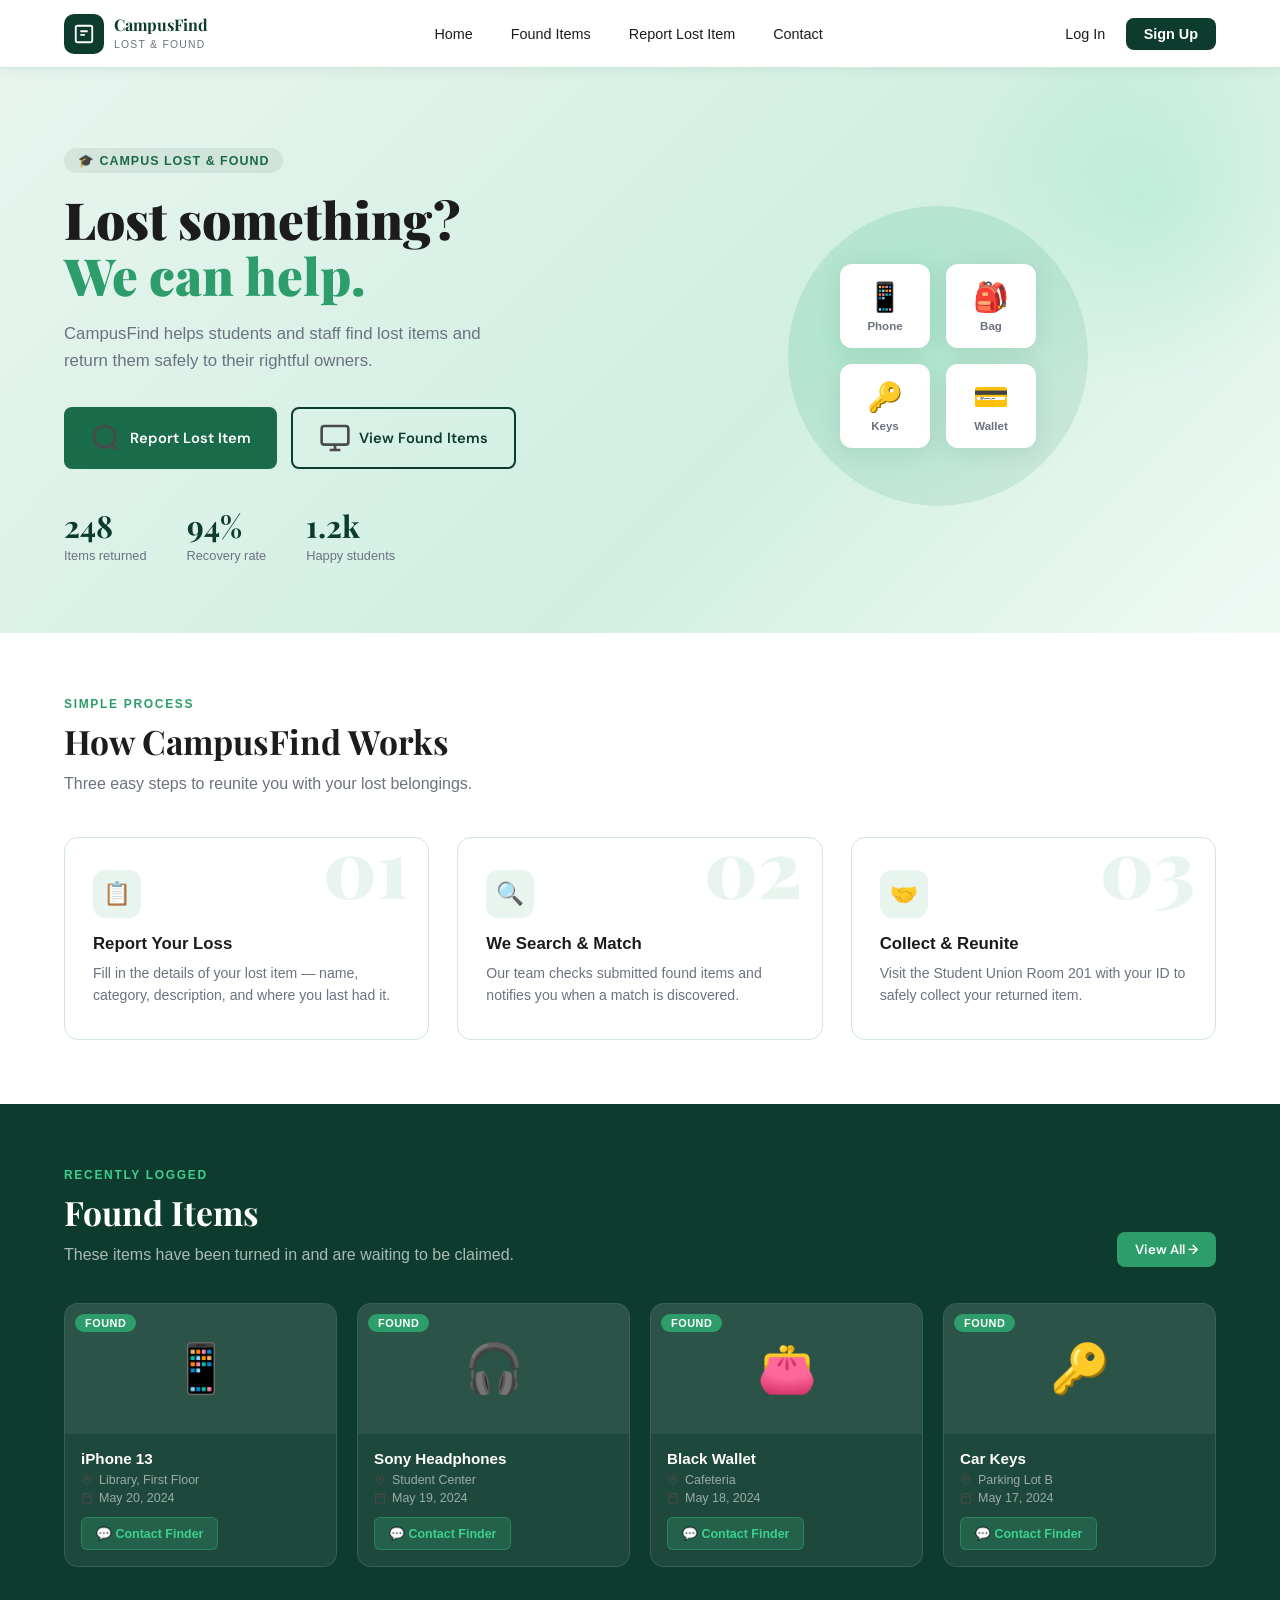
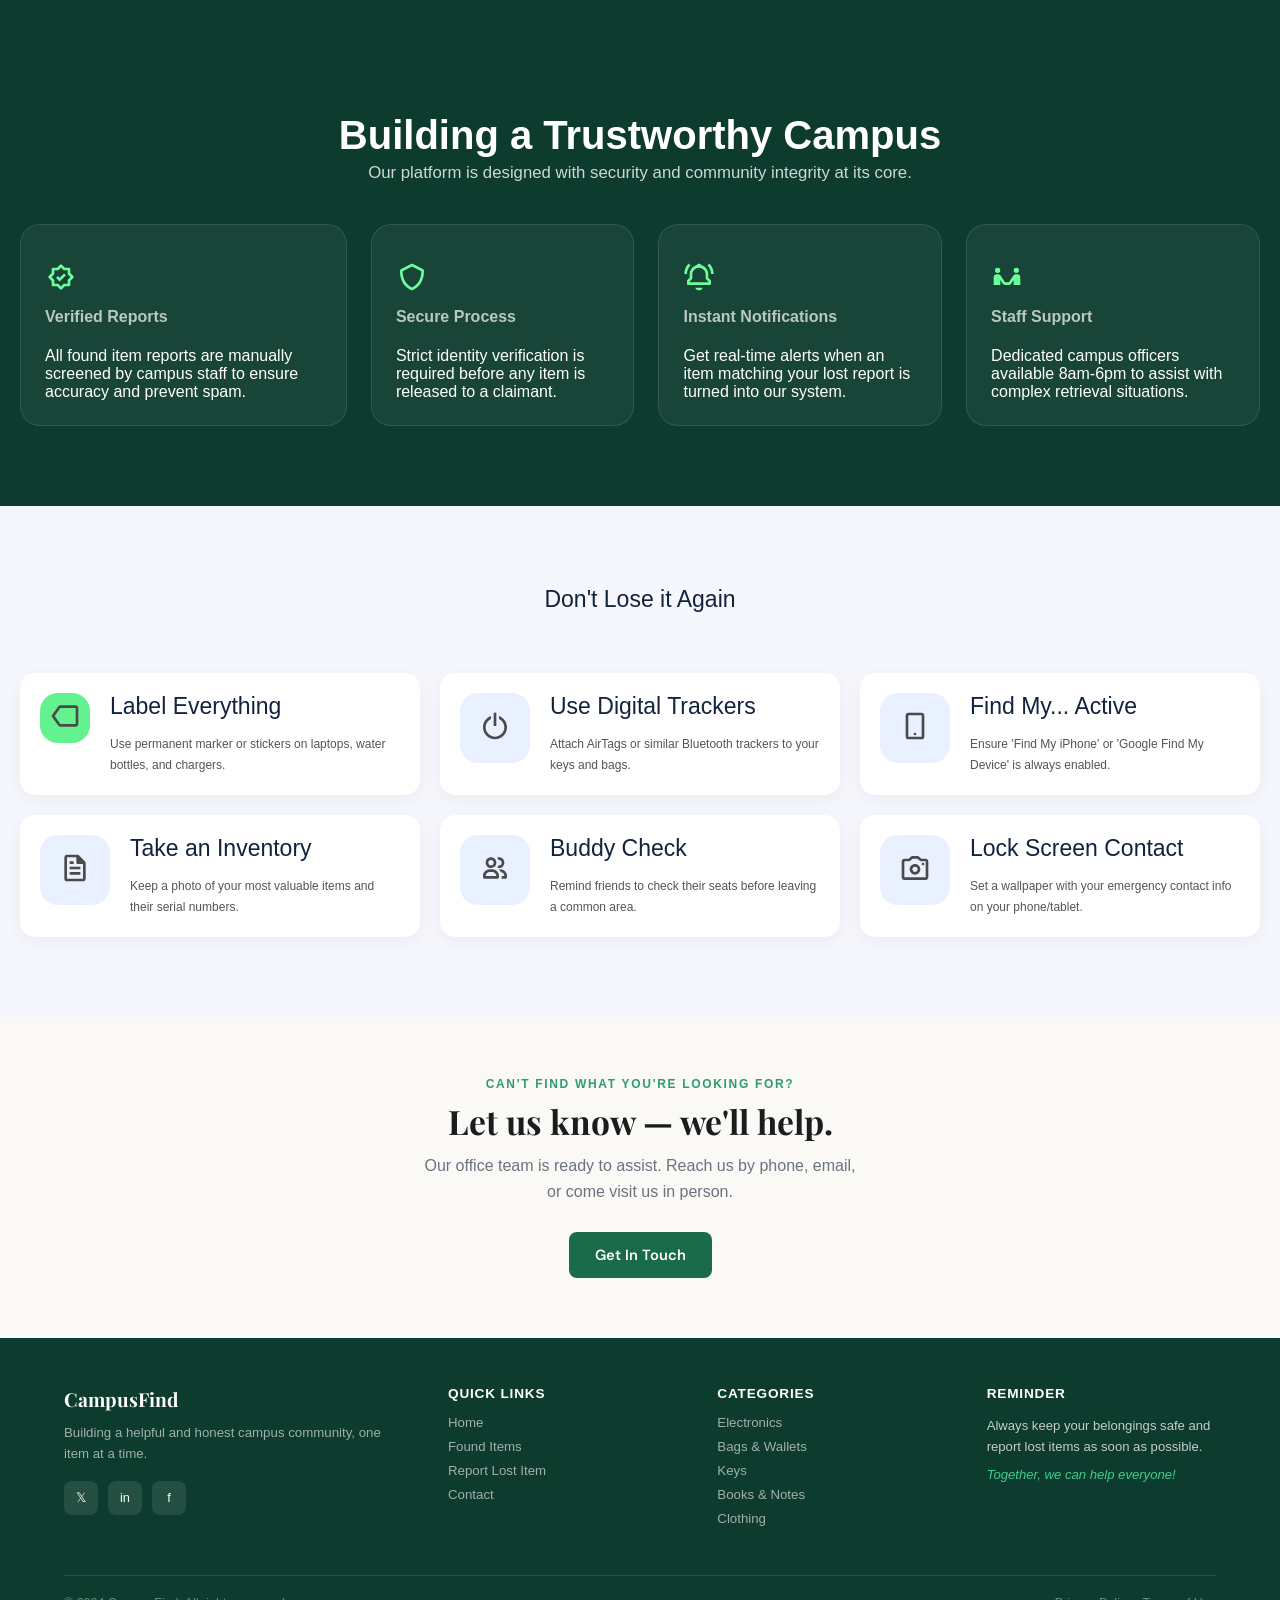
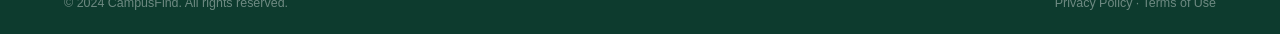
<file: index.html>
<!DOCTYPE html>
<html lang="en">

<head>
  <meta charset="UTF-8">
  <meta name="viewport" content="width=device-width, initial-scale=1.0">
  <title>CampusFind – Lost & Found</title>
  <link
    href="https://fonts.googleapis.com/css2?family=Playfair+Display:wght@700;900&family=DM+Sans:wght@300;400;500;600&display=swap"
    rel="stylesheet">

  <link rel="stylesheet" href="../css/style.css">
</head>

<body>

  <!-- NAV -->
  <nav>
    <div class="nav-brand">
      <div class="nav-logo">
        <svg viewBox="0 0 24 24">
          <rect x="3" y="3" width="18" height="18" rx="2" />
          <path d="M8 9h8M8 13h5" />
        </svg>
      </div>
      <div class="nav-brand-text">
        <strong>CampusFind</strong>
        <span>Lost &amp; Found</span>
      </div>
    </div>
    <div class="nav-links">
      <a href="index.html">Home</a>
      <a onclick="showPage('found')" href="./pages/found.html">Found Items</a>
      <a onclick="showPage('report')" href="./pages/report.html">Report Lost Item</a>
      <a onclick="showPage('contact')" href="./pages/contact.html">Contact</a>
    </div>

    <!-- Guest nav (visible when logged out) -->
    <div class="nav-auth" id="nav-auth-area">
      <a href="./pages/login.html"
        style="padding:8px 16px; border-radius:8px; font-size:0.9rem; font-weight:500; text-decoration: none; color:var(--charcoal); cursor:pointer; transition:all 0.2s;"
        onmouseover="this.style.background='var(--green-light)'" onmouseout="this.style.background=''">Log In</a>
      <a href="./pages/login.html#panel-signup" class="nav-cta"
        style="padding:8px 18px; border-radius:8px; font-size:0.9rem; text-decoration: none; font-weight:600; background:var(--green-deep); color:#fff; cursor:pointer;">Sign
        Up</a>
    </div>

    <!-- Logged-in nav (hidden until loginSuccess() runs) -->
    <div class="nav-auth" id="nav-user-area" style="display:none;">
      <div class="nav-user-btn" onclick="showPage('home')">
        <div class="nav-avatar" id="nav-avatar-initials">JD</div>
        <span id="nav-user-name">John Doe</span>
      </div>
      <a onclick="logOut()"
        style="padding:8px 14px; border-radius:8px; font-size:0.85rem; font-weight:500; color:var(--muted); cursor:pointer; transition:all 0.2s;"
        onmouseover="this.style.color='var(--charcoal)'" onmouseout="this.style.color='var(--muted)'">Log Out</a>
    </div>
  </nav>

  <!-- ═══════════════════════════ HOME PAGE ═══════════════════════════ -->
  <div class="page active" id="page-home">

    <!-- Hero -->
    <section class="hero">
      <div class="hero-text">
        <div class="hero-tag">🎓 Campus Lost &amp; Found</div>
        <h1 class="hero-title">Lost something? <span>We can help.</span></h1>
        <p class="hero-sub">CampusFind helps students and staff find lost items and return them safely to their rightful
          owners.</p>
        <div class="hero-btns">
          <button class="btn btn-primary" onclick="window.location.href='./pages/report.html'">
            <svg width="16" height="16" viewBox="0 0 24 24" fill="none" stroke="currentColor" stroke-width="2">
              <circle cx="11" cy="11" r="8" />
              <path d="m21 21-4.35-4.35" />
            </svg>
            Report Lost Item
          </button>

          <button class="btn btn-outline" onclick="window.location.href='./pages/found.html'">
            <svg width="16" height="16" viewBox="0 0 24 24" fill="none" stroke="currentColor" stroke-width="2">
              <rect x="2" y="3" width="20" height="14" rx="2" />
              <path d="M8 21h8M12 17v4" />
            </svg>
            View Found Items
          </button>
        </div>
        <div class="hero-stats">
          <div class="stat"><strong>248</strong>
            <p>Items returned</p>
          </div>
          <div class="stat"><strong>94%</strong>
            <p>Recovery rate</p>
          </div>
          <div class="stat"><strong>1.2k</strong>
            <p>Happy students</p>
          </div>
        </div>
      </div>
      <div class="hero-visual">
        <div class="hero-circle">
          <div class="hero-icon-grid">
            <div class="hero-item-card"><span class="item-emoji">📱</span><span>Phone</span></div>
            <div class="hero-item-card"><span class="item-emoji">🎒</span><span>Bag</span></div>
            <div class="hero-item-card"><span class="item-emoji">🔑</span><span>Keys</span></div>
            <div class="hero-item-card"><span class="item-emoji">💳</span><span>Wallet</span></div>
          </div>
        </div>
      </div>
    </section>

    <!-- How It Works -->
    <section class="section" style="background:var(--white);">
      <div class="section-header">
        <div class="section-label">Simple Process</div>
        <h2 class="section-title">How CampusFind Works</h2>
        <p class="section-sub">Three easy steps to reunite you with your lost belongings.</p>
      </div>
      <div class="how-grid">
        <div class="how-card" data-num="01">
          <div class="how-icon">📋</div>
          <h3>Report Your Loss</h3>
          <p>Fill in the details of your lost item — name, category, description, and where you last had it.</p>
        </div>
        <div class="how-card" data-num="02">
          <div class="how-icon">🔍</div>
          <h3>We Search &amp; Match</h3>
          <p>Our team checks submitted found items and notifies you when a match is discovered.</p>
        </div>
        <div class="how-card" data-num="03">
          <div class="how-icon">🤝</div>
          <h3>Collect &amp; Reunite</h3>
          <p>Visit the Student Union Room 201 with your ID to safely collect your returned item.</p>
        </div>
      </div>
    </section>

    <!-- Recent Found Preview -->
    <section class="section found-preview">
      <div class="found-header-row">
        <div>
          <div class="section-label">Recently Logged</div>
          <h2 class="section-title">Found Items</h2>
          <p class="section-sub">These items have been turned in and are waiting to be claimed.</p>
        </div>
        <button class="btn btn-accent btn-sm" onclick="showPage('found')">View All →</button>
      </div>
      <div class="found-preview-grid">
        <div class="item-card">
          <div class="item-card-img">📱<span class="item-badge">Found</span></div>
          <div class="item-card-body">
            <h4>iPhone 13</h4>
            <div class="item-meta"><svg viewBox="0 0 24 24" fill="none" stroke="currentColor" stroke-width="2">
                <path d="M12 2C8.13 2 5 5.13 5 9c0 5.25 7 13 7 13s7-7.75 7-13c0-3.87-3.13-7-7-7z" />
                <circle cx="12" cy="9" r="2.5" />
              </svg> Library, First Floor</div>
            <div class="item-meta"><svg viewBox="0 0 24 24" fill="none" stroke="currentColor" stroke-width="2">
                <rect x="3" y="4" width="18" height="18" rx="2" />
                <line x1="16" y1="2" x2="16" y2="6" />
                <line x1="8" y1="2" x2="8" y2="6" />
                <line x1="3" y1="10" x2="21" y2="10" />
              </svg> May 20, 2024</div>
            <div class="contact-btn" onclick="showPage('contact')">💬 Contact Finder</div>
          </div>
        </div>
        <div class="item-card">
          <div class="item-card-img">🎧<span class="item-badge">Found</span></div>
          <div class="item-card-body">
            <h4>Sony Headphones</h4>
            <div class="item-meta"><svg viewBox="0 0 24 24" fill="none" stroke="currentColor" stroke-width="2">
                <path d="M12 2C8.13 2 5 5.13 5 9c0 5.25 7 13 7 13s7-7.75 7-13c0-3.87-3.13-7-7-7z" />
                <circle cx="12" cy="9" r="2.5" />
              </svg> Student Center</div>
            <div class="item-meta"><svg viewBox="0 0 24 24" fill="none" stroke="currentColor" stroke-width="2">
                <rect x="3" y="4" width="18" height="18" rx="2" />
                <line x1="16" y1="2" x2="16" y2="6" />
                <line x1="8" y1="2" x2="8" y2="6" />
                <line x1="3" y1="10" x2="21" y2="10" />
              </svg> May 19, 2024</div>
            <div class="contact-btn" onclick="showPage('contact')">💬 Contact Finder</div>
          </div>
        </div>
        <div class="item-card">
          <div class="item-card-img">👛<span class="item-badge">Found</span></div>
          <div class="item-card-body">
            <h4>Black Wallet</h4>
            <div class="item-meta"><svg viewBox="0 0 24 24" fill="none" stroke="currentColor" stroke-width="2">
                <path d="M12 2C8.13 2 5 5.13 5 9c0 5.25 7 13 7 13s7-7.75 7-13c0-3.87-3.13-7-7-7z" />
                <circle cx="12" cy="9" r="2.5" />
              </svg> Cafeteria</div>
            <div class="item-meta"><svg viewBox="0 0 24 24" fill="none" stroke="currentColor" stroke-width="2">
                <rect x="3" y="4" width="18" height="18" rx="2" />
                <line x1="16" y1="2" x2="16" y2="6" />
                <line x1="8" y1="2" x2="8" y2="6" />
                <line x1="3" y1="10" x2="21" y2="10" />
              </svg> May 18, 2024</div>
            <div class="contact-btn" onclick="showPage('contact')">💬 Contact Finder</div>
          </div>
        </div>
        <div class="item-card">
          <div class="item-card-img">🔑<span class="item-badge">Found</span></div>
          <div class="item-card-body">
            <h4>Car Keys</h4>
            <div class="item-meta"><svg viewBox="0 0 24 24" fill="none" stroke="currentColor" stroke-width="2">
                <path d="M12 2C8.13 2 5 5.13 5 9c0 5.25 7 13 7 13s7-7.75 7-13c0-3.87-3.13-7-7-7z" />
                <circle cx="12" cy="9" r="2.5" />
              </svg> Parking Lot B</div>
            <div class="item-meta"><svg viewBox="0 0 24 24" fill="none" stroke="currentColor" stroke-width="2">
                <rect x="3" y="4" width="18" height="18" rx="2" />
                <line x1="16" y1="2" x2="16" y2="6" />
                <line x1="8" y1="2" x2="8" y2="6" />
                <line x1="3" y1="10" x2="21" y2="10" />
              </svg> May 17, 2024</div>
            <div class="contact-btn" onclick="showPage('contact')">💬 Contact Finder</div>
          </div>
        </div>
      </div>
    </section>

    <!-- 5. Why Trust Us -->
    <section class="trust">
      <div class="cont1">
        <div class="cont2">
          <h2 class="cont3">Building a Trustworthy Campus</h2>
          <p class="cont4">Our platform is designed with security and community integrity at its core.</p>
        </div><br><br>
        <div class="cont5">
          <div class="cont6">
            <span class="material-symbols-outlined1"><svg xmlns="http://www.w3.org/2000/svg" width="24" height="24"
                fill="currentColor" viewBox="0 0 24 24">
                <path
                  d="M19 9.09V6c0-.55-.45-1-1-1h-3.09L12.7 2.79a.996.996 0 0 0-1.41 0L9.08 5H5.99c-.55 0-1 .45-1 1v3.09L2.78 11.3a.996.996 0 0 0 0 1.41l2.21 2.21v3.09c0 .55.45 1 1 1h3.09l2.21 2.21c.2.2.45.29.71.29s.51-.1.71-.29l2.21-2.21h3.09c.55 0 1-.45 1-1v-3.09l2.21-2.21a.996.996 0 0 0 0-1.41l-2.21-2.21Zm-1.71 4.71a1 1 0 0 0-.29.71v2.5h-2.5c-.27 0-.52.11-.71.29L12 19.09l-1.79-1.79a1 1 0 0 0-.71-.29H7v-2.5c0-.27-.11-.52-.29-.71l-1.79-1.79 1.79-1.79A1 1 0 0 0 7 9.51v-2.5h2.5c.27 0 .52-.11.71-.29L12 4.93l1.79 1.79c.19.19.44.29.71.29H17v2.5c0 .27.11.52.29.71l1.79 1.79z">
                </path>
                <path d="m11 12.59-1.29-1.3-1.42 1.42 2.71 2.7 4.71-4.7-1.42-1.42z"></path>
              </svg></span><br>
            <h4 class="cont8">Verified Reports</h4><br>
            <p class="cont9">All found item reports are manually screened by campus staff to ensure accuracy and prevent
              spam.</p>
          </div>
          <div class="cont10">
            <span class="material-symbols-outlined2"><svg xmlns="http://www.w3.org/2000/svg" width="24" height="24"
                fill="currentColor" viewBox="0 0 24 24">
                <path
                  d="m20.42 6.11-7.97-4c-.28-.14-.62-.14-.9 0l-7.97 4c-.31.15-.51.45-.55.79-.01.11-.96 10.77 8.55 15.01a.98.98 0 0 0 .82 0c9.51-4.25 8.57-14.9 8.55-15.01a.98.98 0 0 0-.55-.79ZM12 19.9C5.26 16.63 4.94 9.64 5 7.64l7-3.51 7 3.51c.04 1.99-.33 9.02-7 12.27Z">
                </path>
              </svg></span><br>
            <h4 class="cont11">Secure Process</h4><br>
            <p class="cont12">Strict identity verification is required before any item is released to a claimant.</p>
          </div>
          <div class="cont13">
            <span class="material-symbols-outlined3"><svg xmlns="http://www.w3.org/2000/svg" width="24" height="24"
                fill="currentColor" viewBox="0 0 24 24">
                <path
                  d="M19 12.59V10c0-3.22-2.18-5.93-5.14-6.74C13.57 2.52 12.85 2 12 2s-1.56.52-1.86 1.26C7.18 4.08 5 6.79 5 10v2.59L3.29 14.3a1 1 0 0 0-.29.71v2c0 .55.45 1 1 1h16c.55 0 1-.45 1-1v-2c0-.27-.11-.52-.29-.71zM19 16H5v-.59l1.71-1.71a1 1 0 0 0 .29-.71v-3c0-2.76 2.24-5 5-5s5 2.24 5 5v3c0 .27.11.52.29.71L19 15.41zM5.64 3.3 4.23 1.89A10.9 10.9 0 0 0 1 9.67h2c0-2.4.94-4.66 2.64-6.36Zm12.72 0C20.06 5 21 7.26 21 9.66h2c0-2.94-1.14-5.7-3.22-7.78l-1.41 1.41ZM12 22c1.31 0 2.41-.83 2.82-2H9.18c.41 1.17 1.51 2 2.82 2">
                </path>
              </svg></span><br>
            <h4 class="cont14">Instant Notifications</h4><br>
            <p class="cont15">Get real-time alerts when an item matching your lost report is turned into our system.</p>
          </div>
          <div class="cont16">
            <span class="material-symbols-outlined4"><svg xmlns="http://www.w3.org/2000/svg" width="24" height="24"
                fill="currentColor" viewBox="0 0 24 24">
                <path
                  d="M5 5a2 2 0 1 0 0 4 2 2 0 1 0 0-4m14.5 5h-.7c-.84 0-1.61.42-2.08 1.11L13.46 16h-2.93l-3.26-4.89C6.81 10.41 6.03 10 5.19 10h-.7a2.5 2.5 0 0 0-2.5 2.5V18h5v-3.7l1.87 2.81c.37.56.99.89 1.66.89h2.93c.67 0 1.29-.33 1.66-.89l1.87-2.81V18h5v-5.5a2.5 2.5 0 0 0-2.5-2.5ZM19 5a2 2 0 1 0 0 4 2 2 0 1 0 0-4">
                </path>
              </svg></span><br>
            <h4 class="cont17">Staff Support</h4><br>
            <p class="cont18">Dedicated campus officers available 8am-6pm to assist with complex retrieval situations.
            </p>
          </div>
        </div>
      </div>
  </div>


  <!-- 9. Safety Tips -->
  <section class="container">
    <h2 class="container2">Don't Lose it Again</h2>
    <div class="container3">
      <div class="card">
        <div class="container1">
          <span class="material-symbols-outlined5"><svg xmlns="http://www.w3.org/2000/svg" width="24" height="24"
              fill="currentColor" viewBox="0 0 24 24">
              <path
                d="M20 4H8.51c-.64 0-1.25.31-1.63.84l-4.7 6.58a.99.99 0 0 0 0 1.16l4.7 6.58c.37.52.98.84 1.63.84H20c1.1 0 2-.9 2-2V6c0-1.1-.9-2-2-2m0 14H8.51l-4.29-6 4.29-6H20z">
              </path>
            </svg></span>
        </div>

        <div>
          <h4 class="container5">Label Everything</h4>
          <p class="container6">Use permanent marker or stickers on laptops, water bottles,
            and chargers.</p>
        </div>
      </div>
      <div class="card">
        <div class="container7">
          <span class="material-symbols-outlined6"><svg xmlns="http://www.w3.org/2000/svg" width="24" height="24"
              fill="currentColor" viewBox="0 0 24 24">
              <path d="M11 2h2v10h-2z"></path>
              <path
                d="M15 4.53v2.16c2.36 1.13 4 3.53 4 6.32 0 3.86-3.14 7-7 7s-7-3.14-7-7c0-2.79 1.64-5.19 4-6.32V4.53C5.51 5.77 3 9.1 3 13c0 4.96 4.04 9 9 9s9-4.04 9-9c0-3.91-2.51-7.24-6-8.47">
              </path>
            </svg></span>
        </div>
        <div>
          <h4 class="container8">Use Digital Trackers</h4>
          <p class="container9">Attach AirTags or similar Bluetooth trackers to your keys and
            bags.</p>
        </div>
      </div>
      <div class="card">
        <div class="container10">
          <span class="material-symbols-outlined7"><svg xmlns="http://www.w3.org/2000/svg" width="24" height="24"
              fill="currentColor" viewBox="0 0 24 24">
              <path d="M7 22h10c1.1 0 2-.9 2-2V4c0-1.1-.9-2-2-2H7c-1.1 0-2 .9-2 2v16c0 1.1.9 2 2 2M7 4h10v16H7z"></path>
              <path d="M12 17a1 1 0 1 0 0 2 1 1 0 1 0 0-2"></path>
            </svg></span>
        </div>
        <div>
          <h4 class="container11">Find My... Active</h4>
          <p class="text-label1">Ensure 'Find My iPhone' or 'Google Find My Device' is always
            enabled.</p>
        </div>
      </div>
      <div class="card">
        <div class="container12">
          <span class="material-symbols-outlined8"><svg xmlns="http://www.w3.org/2000/svg" width="24" height="24"
              fill="currentColor" viewBox="0 0 24 24">
              <path
                d="m19.94 7.68-.03-.09a.8.8 0 0 0-.2-.29l-5-5c-.09-.09-.19-.15-.29-.2l-.09-.03a.8.8 0 0 0-.26-.05c-.02 0-.04-.01-.06-.01H6c-1.1 0-2 .9-2 2v16c0 1.1.9 2 2 2h12c1.1 0 2-.9 2-2v-12s-.01-.04-.01-.06c0-.09-.02-.17-.05-.26ZM6 20V4h7v4c0 .55.45 1 1 1h4v11z">
              </path>
              <path d="M8 11h8v2H8zm0 4h8v2H8zm0-8h3v2H8z"></path>
            </svg></span>
        </div>
        <div>
          <h4 class="label2">Take an Inventory</h4>
          <p class="container13">Keep a photo of your most valuable items and their serial
            numbers.</p>
        </div>
      </div>
      <div class="card">
        <div class="container14">
          <span class="material-symbols-outlined9"><svg xmlns="http://www.w3.org/2000/svg" width="24" height="24"
              fill="currentColor" viewBox="0 0 24 24">
              <path
                d="M10 13H8c-2.76 0-5 2.24-5 5v1c0 .55.45 1 1 1h10c.55 0 1-.45 1-1v-1c0-2.76-2.24-5-5-5m-5 5c0-1.65 1.35-3 3-3h2c1.65 0 3 1.35 3 3zm7.73-11.49c-.08-.22-.19-.42-.3-.62v-.01c-.69-1.14-1.93-1.89-3.42-1.89-2.28 0-4 1.72-4 4s1.72 4 4 4c1.49 0 2.73-.74 3.42-1.89v-.01c.12-.2.22-.4.3-.62.02-.06.03-.12.05-.18.06-.17.11-.34.15-.52.05-.25.07-.51.07-.78s-.03-.53-.07-.78c-.03-.18-.09-.35-.15-.52-.02-.06-.03-.12-.05-.18M9 10c-1.18 0-2-.82-2-2s.82-2 2-2 2 .82 2 2-.82 2-2 2m6 0q-.165 0-.33-.03c-.22.66-.56 1.27-.98 1.81.41.13.84.22 1.31.22 2.28 0 4-1.72 4-4s-1.72-4-4-4c-.47 0-.9.09-1.31.22.43.53.76 1.14.98 1.81.11-.01.21-.03.33-.03 1.18 0 2 .82 2 2s-.82 2-2 2m1 3h-1.11c.6.58 1.08 1.27 1.44 2.03C17.83 15.2 19 16.46 19 18h-2v1c0 .35-.07.69-.18 1H20c.55 0 1-.45 1-1v-1c0-2.76-2.24-5-5-5">
              </path>
            </svg></span>
        </div>
        <div>
          <h4 class="label3">Buddy Check</h4>
          <p class="container15">Remind friends to check their seats before leaving a common
            area.</p>
        </div>
      </div>
      <div class="card">
        <div class="container16">
          <span class="material-symbols-outlined10"><svg xmlns="http://www.w3.org/2000/svg" width="24" height="24"
              fill="currentColor" viewBox="0 0 24 24">
              <path
                d="M12 9c-2.17 0-4 1.83-4 4s1.83 4 4 4 4-1.83 4-4-1.83-4-4-4m0 6c-1.07 0-2-.93-2-2s.93-2 2-2 2 .93 2 2-.93 2-2 2">
              </path>
              <path
                d="M20 5h-3.15l-2.23-1.78c-.18-.14-.4-.22-.62-.22h-4c-.23 0-.45.08-.62.22L7.15 5H4c-1.1 0-2 .9-2 2v12c0 1.1.9 2 2 2h16c1.1 0 2-.9 2-2V7c0-1.1-.9-2-2-2m0 14H4V7h3.5c.23 0 .45-.08.62-.22L10.35 5h3.3l2.23 1.78c.18.14.4.22.62.22H20z">
              </path>
              <path d="M18 8a1 1 0 1 0 0 2 1 1 0 1 0 0-2"></path>
            </svg></span>
        </div>
        <div>
          <h4 class="label4">Lock Screen Contact</h4>
          <p class="container17">Set a wallpaper with your emergency contact info on your
            phone/tablet.</p>
        </div>
      </div>
    </div>
  </section>

  <!-- CTA Banner -->
  <section class="section" style="background:var(--cream); text-align:center; padding:60px 5%;">
    <div class="section-label" style="text-align:center;">Can't find what you're looking for?</div>
    <h2 class="section-title" style="text-align:center; margin-bottom:10px;">Let us know — we'll help.</h2>
    <p
      style="color:var(--muted); margin-bottom:28px; max-width:440px; margin-left:auto; margin-right:auto; line-height:1.6;">
      Our office team is ready to assist. Reach us by phone, email, or come visit us in person.
    </p>
    <button class="btn btn-primary" onclick="window.location.href='./pages/contact.html'">
      Get In Touch
    </button>
  </section>

  <!-- Footer -->
  <footer>
    <div class="footer-grid">
      <div class="footer-brand">
        <strong>CampusFind</strong>
        <p>Building a helpful and honest campus community, one item at a time.</p>
        <div class="footer-socials">
          <a href="#">𝕏</a>
          <a href="#">in</a>
          <a href="#">f</a>
        </div>
      </div>
      <div class="footer-col">
        <h4>Quick Links</h4>
        <a href="./index.html">Home</a>
        <a href="./pages/found.html">Found Items</a>
        <a href="./pages/report.html">Report Lost Item</a>
        <a href="./pages/contact.html">Contact</a>
      </div>
      <div class="footer-col">
        <h4>Categories</h4>
        <a>Electronics</a>
        <a>Bags &amp; Wallets</a>
        <a>Keys</a>
        <a>Books &amp; Notes</a>
        <a>Clothing</a>
      </div>
      <div class="footer-col">
        <h4>Reminder</h4>
        <p style="font-size:0.82rem; line-height:1.6;">Always keep your belongings safe and report lost items as soon
          as possible.</p>
        <p style="font-size:0.82rem; margin-top:10px; color:var(--green-accent); font-style:italic;">Together, we can
          help everyone!</p>
      </div>
    </div>
    <div class="footer-bottom">
      <span>© 2024 CampusFind. All rights reserved.</span>
      <span>Privacy Policy · Terms of Use</span>
    </div>
  </footer>


  <script src="../js/index.js"></script>
</body>

</html>
</file>
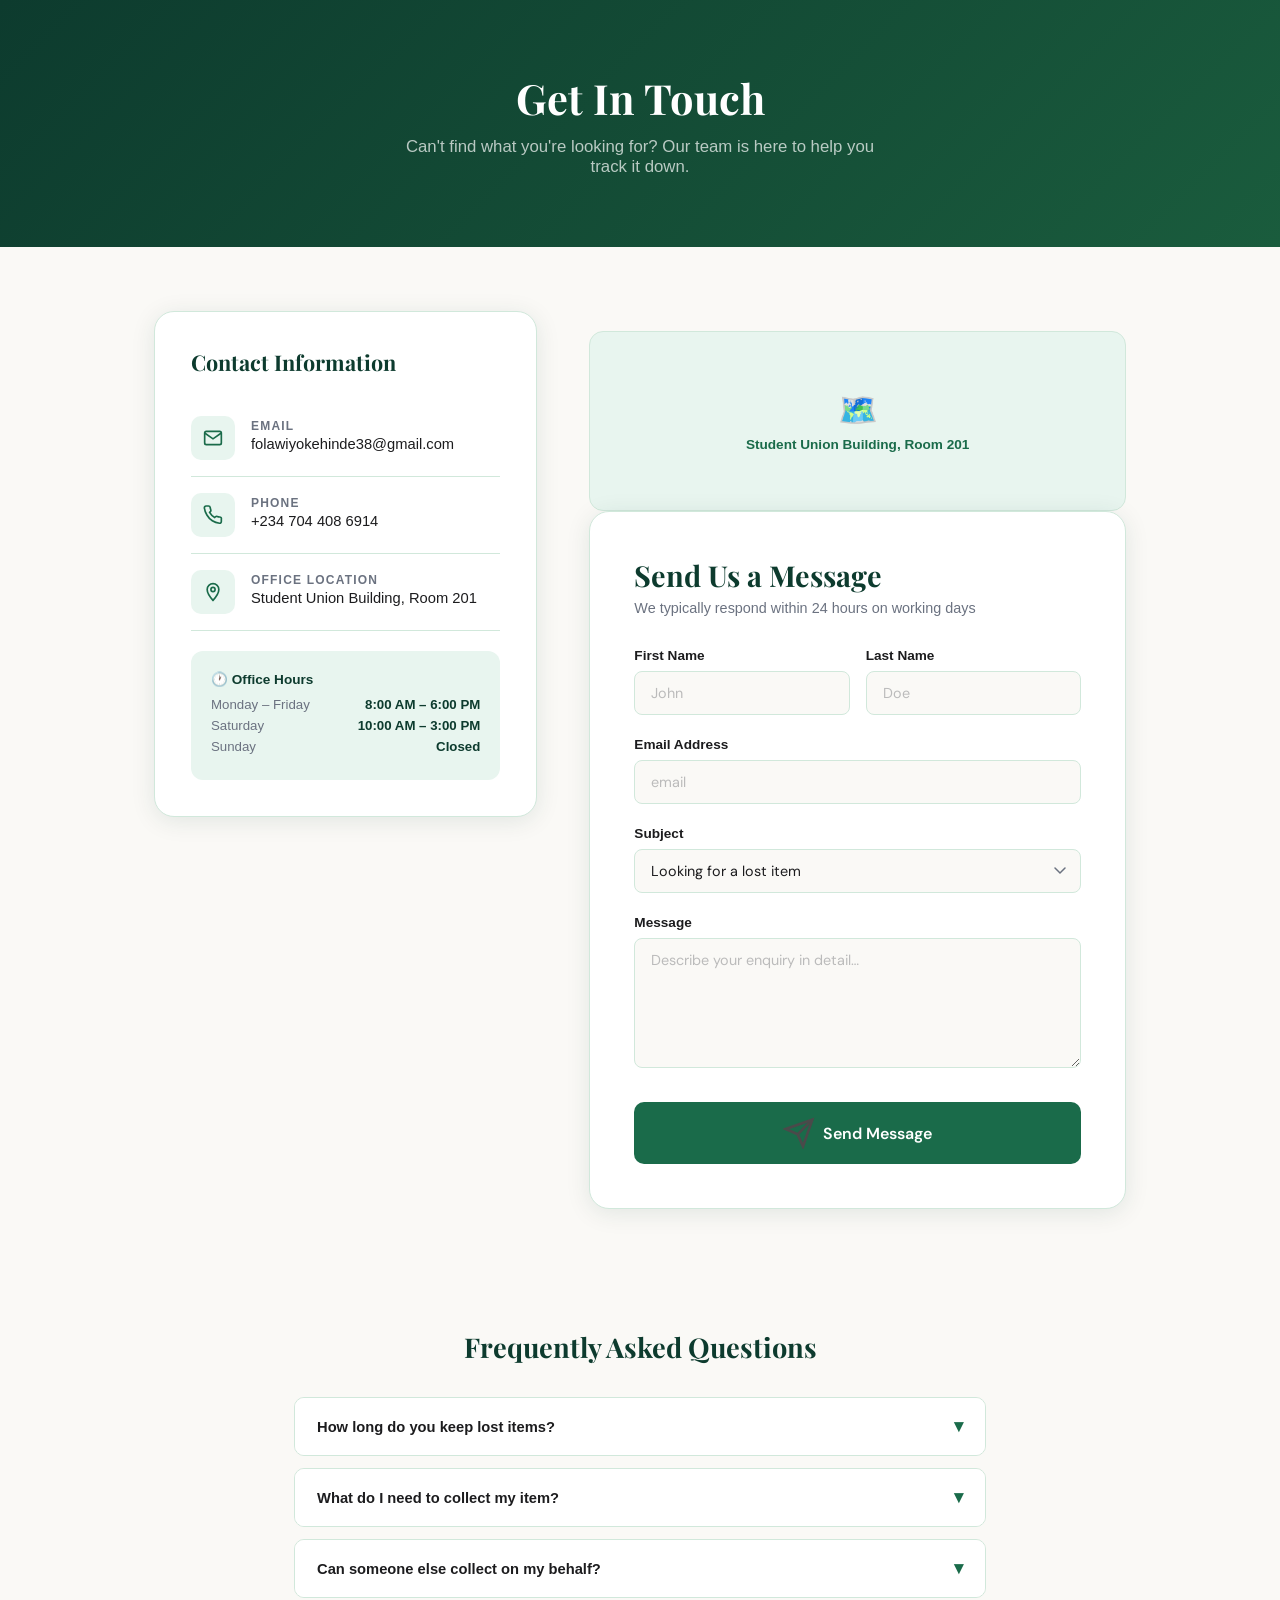
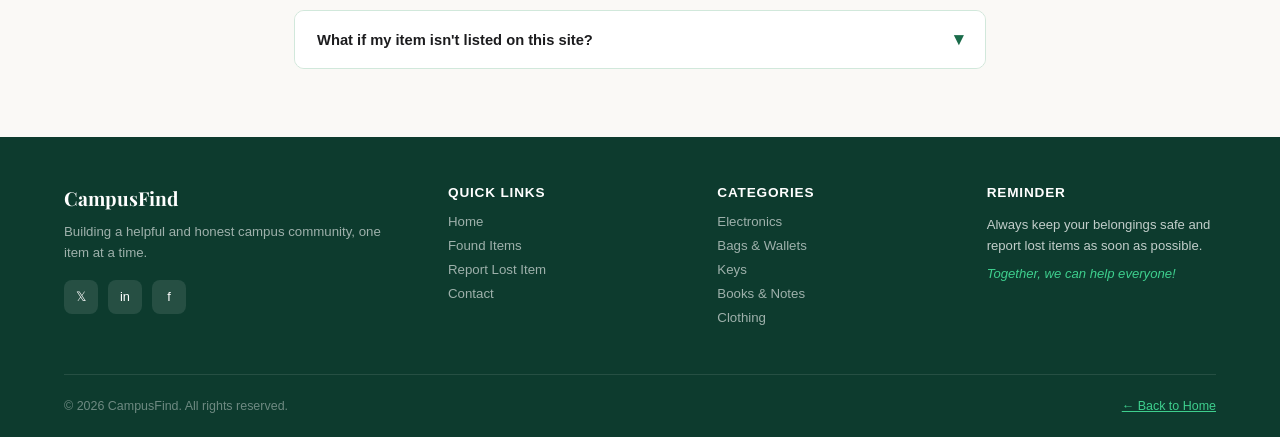
<file: pages/contact.html>
<!DOCTYPE html>
<html lang="en">

<head>
    <meta charset="UTF-8">
    <meta name="viewport" content="width=device-width, initial-scale=1.0">
    <title>CampusFind – Lost & Found</title>
    <link
        href="https://fonts.googleapis.com/css2?family=Playfair+Display:wght@700;900&family=DM+Sans:wght@300;400;500;600&display=swap"
        rel="stylesheet">
    <link rel="stylesheet" href="../css/style.css">
</head>

<body>
    <!-- ═══════════════════════════ CONTACT PAGE ═══════════════════════════ -->
    <div class="page" id="page-contact">
        <div class="contact-page">
            <div class="contact-hero">
                <h1>Get In Touch</h1>
                <p>Can't find what you're looking for? Our team is here to help you track it down.</p>
            </div>

            <div class="contact-body">
                <!-- Info -->
                <!-- <div> -->
                <div class="contact-info-card">
                    <h3 class="contact-info-title">Contact Information</h3>
                    <div class="contact-item">
                        <div class="contact-icon">
                            <svg viewBox="0 0 24 24" fill="none" stroke-width="2">
                                <path d="M4 4h16c1.1 0 2 .9 2 2v12c0 1.1-.9 2-2 2H4c-1.1 0-2-.9-2-2V6c0-1.1.9-2 2-2z" />
                                <polyline points="22,6 12,13 2,6" />
                            </svg>
                        </div>
                        <div class="contact-item-text">
                            <label>Email</label>
                            <p>folawiyokehinde38@gmail.com</p>
                        </div>
                    </div>
                    <div class="contact-item">
                        <div class="contact-icon">
                            <svg viewBox="0 0 24 24" fill="none" stroke-width="2">
                                <path
                                    d="M22 16.92v3a2 2 0 0 1-2.18 2 19.79 19.79 0 0 1-8.63-3.07A19.5 19.5 0 0 1 4.69 12 19.79 19.79 0 0 1 1.64 3.4 2 2 0 0 1 3.6 1.22h3a2 2 0 0 1 2 1.72c.127.96.361 1.903.7 2.81a2 2 0 0 1-.45 2.11L7.91 8.96a16 16 0 0 0 6.13 6.13l.95-.95a2 2 0 0 1 2.11-.45c.907.339 1.85.573 2.81.7A2 2 0 0 1 22 16.92z" />
                            </svg>
                        </div>
                        <div class="contact-item-text">
                            <label>Phone</label>
                            <p>+234 704 408 6914</p>
                        </div>
                    </div>
                    <div class="contact-item">
                        <div class="contact-icon">
                            <svg viewBox="0 0 24 24" fill="none" stroke-width="2">
                                <path d="M12 2C8.13 2 5 5.13 5 9c0 5.25 7 13 7 13s7-7.75 7-13c0-3.87-3.13-7-7-7z" />
                                <circle cx="12" cy="9" r="2.5" />
                            </svg>
                        </div>
                        <div class="contact-item-text">
                            <label>Office Location</label>
                            <p>Student Union Building, Room 201</p>
                        </div>
                    </div>
                    <div class="hours-box">
                        <h4>🕐 Office Hours</h4>
                        <div class="hours-row"><span>Monday – Friday</span><strong>8:00 AM – 6:00 PM</strong></div>
                        <div class="hours-row"><span>Saturday</span><strong>10:00 AM – 3:00 PM</strong></div>
                        <div class="hours-row"><span>Sunday</span><strong>Closed</strong></div>
                    </div>
                </div>

                <div>

                    <div class="map-placeholder">
                        <span style="font-size:2rem;">🗺️</span>
                        Student Union Building, Room 201
                    </div>


                    <!-- </div> -->
                    <!-- Form -->
                    <form action="https://formspree.io/f/xpqvrjdz" method="POST" class="contact-form-card">
                        <h2 class="form-title">Send Us a Message</h2>
                        <p class="form-subtitle">We typically respond within 24 hours on working days</p>

                        <div class="form-row">
                            <div class="form-group">
                                <label class="form-label">First Name</label>
                                <input class="form-input" type="text" placeholder="John" name="firstname">
                            </div>
                            <div class="form-group">
                                <label class="form-label">Last Name</label>
                                <input class="form-input" type="text" placeholder="Doe" name="lastname">
                            </div>
                        </div>

                        <div class="form-group">
                            <label class="form-label">Email Address</label>
                            <input class="form-input" type="email" placeholder="email" name="Email">
                        </div>

                        <div class="form-group">
                            <label class="form-label">Subject</label>
                            <select class="form-select">
                                <option>Looking for a lost item</option>
                                <option>Report a found item</option>
                                <option>General enquiry</option>
                                <option>Feedback</option>
                            </select>
                        </div>

                        <div class="form-group">
                            <label class="form-label">Message</label>
                            <textarea class="form-textarea" style="min-height:130px;"
                                placeholder="Describe your enquiry in detail…"></textarea>
                        </div>

                        <button class="btn btn-primary form-submit" onclick="submitContact()">
                            <svg width="16" height="16" viewBox="0 0 24 24" fill="none" stroke="currentColor"
                                stroke-width="2">
                                <line x1="22" y1="2" x2="11" y2="13" />
                                <polygon points="22 2 15 22 11 13 2 9 22 2" />
                            </svg>
                            Send Message
                        </button>
                        <div class="success-msg" id="contact-success">
                            <span>✅</span> Your message has been sent! We'll get back to you soon.
                        </div>
                    </form>
                </div>

            </div>

            <!-- FAQ -->
            <div class="faq-section">
                <h2 class="faq-title">Frequently Asked Questions</h2>
                <div class="faq-item">
                    <div class="faq-q" onclick="toggleFaq(this)">How long do you keep lost items? <span
                            class="faq-chevron">▾</span></div>
                    <div class="faq-a">All found items are kept for a minimum of 30 days. High-value items such as
                        electronics,
                        ID cards, and wallets may be kept longer. After the holding period, unclaimed items are donated
                        to campus
                        charities.</div>
                </div>
                <div class="faq-item">
                    <div class="faq-q" onclick="toggleFaq(this)">What do I need to collect my item? <span
                            class="faq-chevron">▾</span></div>
                    <div class="faq-a">Bring a valid student or staff ID to the office. You may also be asked to
                        describe the
                        item in detail or show proof of ownership (e.g. a photo on your phone, a receipt).</div>
                </div>
                <div class="faq-item">
                    <div class="faq-q" onclick="toggleFaq(this)">Can someone else collect on my behalf? <span
                            class="faq-chevron">▾</span></div>
                    <div class="faq-a">Yes — they must bring a signed authorisation letter from you, their own ID, and a
                        copy of
                        your student/staff ID.</div>
                </div>
                <div class="faq-item">
                    <div class="faq-q" onclick="toggleFaq(this)">What if my item isn't listed on this site? <span
                            class="faq-chevron">▾</span></div>
                    <div class="faq-a">New items are added daily. You can also call or email us directly and one of our
                        staff
                        will physically check the storage room for you.</div>
                </div>
            </div>

        </div>
        <footer>
            <div class="footer-grid">
                <div class="footer-brand">
                        <strong>CampusFind</strong>
                        <p>Building a helpful and honest campus community, one item at a time.</p>
                        <div class="footer-socials">
                            <a href="#">𝕏</a>
                            <a href="#">in</a>
                            <a href="#">f</a>
                        </div>
                </div>
                <div class="footer-col">
                        <h4>Quick Links</h4>
                        <a href="../index.html">Home</a>
                        <a href="./found.html">Found Items</a>
                        <a href="./report.html">Report Lost Item</a>
                        <a href="./contact.html">Contact</a>
                </div>
                <div class="footer-col">
                        <h4>Categories</h4>
                        <a>Electronics</a>
                        <a>Bags &amp; Wallets</a>
                        <a>Keys</a>
                        <a>Books &amp; Notes</a>
                        <a>Clothing</a>
                </div>
                <div class="footer-col">
                        <h4>Reminder</h4>
                        <p style="font-size:0.82rem; line-height:1.6;">Always keep your belongings safe and report
                            lost items as soon
                            as possible.</p>
                        <p style="font-size:0.82rem; margin-top:10px; color:var(--green-accent); font-style:italic;">
                            Together, we can
                            help everyone!
                        </p>
                </div>
            </div>
            <div class="footer-bottom" style="padding-top:24px; border-top:1px solid rgba(255,255,255,0.1);">
                <span>© 2026 CampusFind. All rights reserved.</span>
                <a style="color:var(--green-accent); cursor:pointer;" onclick="showPage('home')" href="../index.html">← Back to
                    Home</a>
            </div>
        </footer>
    </div>
    <script src="../js/index.js"></script>
</body>

</html>
</file>
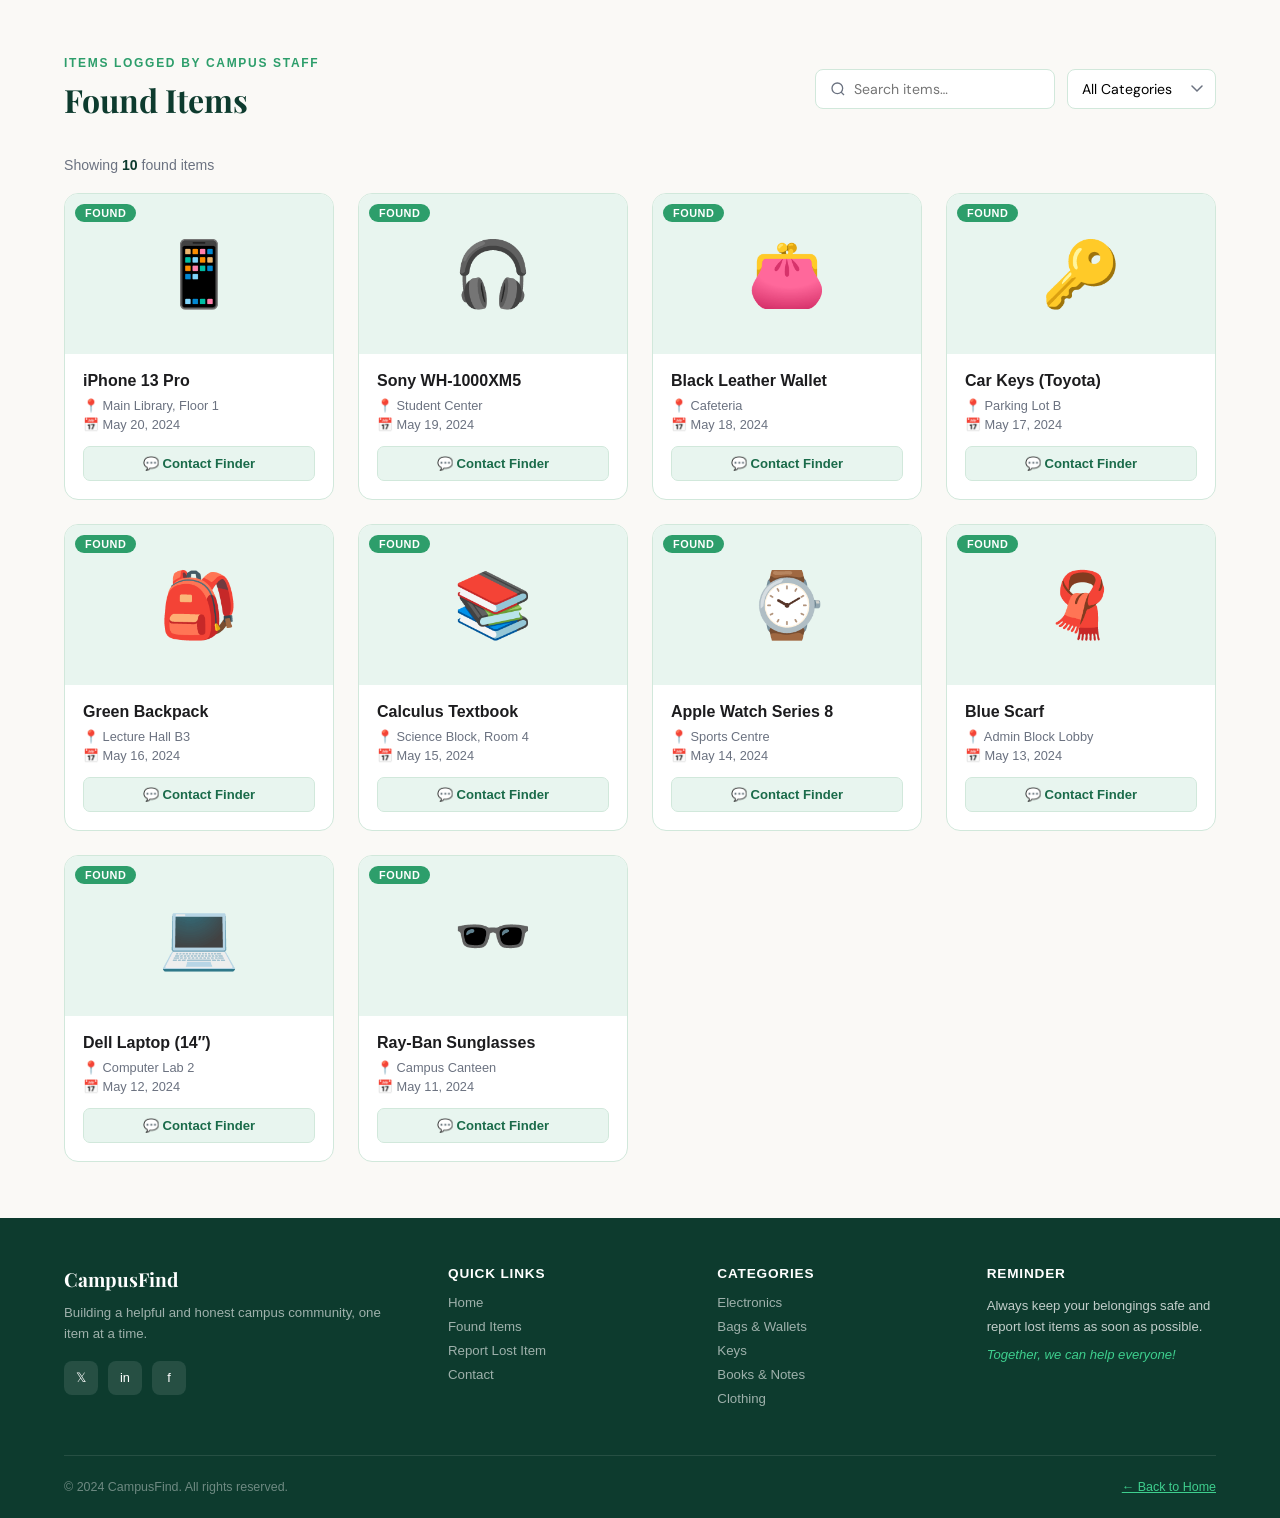
<file: pages/found.html>
<!DOCTYPE html>
<html lang="en">

<head>
    <meta charset="UTF-8">
    <meta name="viewport" content="width=device-width, initial-scale=1.0">
    <title>CampusFind – Lost & Found</title>
    <link
        href="https://fonts.googleapis.com/css2?family=Playfair+Display:wght@700;900&family=DM+Sans:wght@300;400;500;600&display=swap"
        rel="stylesheet">

    <link rel="stylesheet" href="../css/style.css">
</head>

<body>
    <!-- ═══════════════════════════ FOUND ITEMS PAGE ═══════════════════════════ -->
    <div class="page" id="page-found">
        <div class="found-page">
            <div class="found-page-header">
                <div>
                    <div class="section-label">Items Logged by Campus Staff</div>
                    <h1 class="found-page-title">Found Items</h1>
                </div>
                <div class="search-filter-bar">
                    <div class="search-box">
                        <svg viewBox="0 0 24 24" fill="none" stroke="currentColor" stroke-width="2">
                            <circle cx="11" cy="11" r="8" />
                            <path d="m21 21-4.35-4.35" />
                        </svg>
                        <input type="text" placeholder="Search items…" oninput="filterCards(this.value)">
                    </div>
                    <select class="filter-select" onchange="filterByCategory(this.value)">
                        <option value="">All Categories</option>
                        <option>Electronics</option>
                        <option>Bags &amp; Wallets</option>
                        <option>Keys</option>
                        <option>Clothing</option>
                        <option>Books</option>
                        <option>Other</option>
                    </select>
                </div>
            </div>
            <p class="items-count">Showing <strong id="item-count">10</strong> found items</p>
            <div class="found-grid" id="found-grid">
                <!-- Cards injected by JS -->
            </div>
        </div>
        <footer>
            <div class="footer-grid">
                <div class="footer-brand">
                    <strong>CampusFind</strong>
                    <p>Building a helpful and honest campus community, one item at a time.</p>
                    <div class="footer-socials">
                        <a href="#">𝕏</a>
                        <a href="#">in</a>
                        <a href="#">f</a>
                    </div>
                </div>
                <div class="footer-col">
                    <h4>Quick Links</h4>
                    <a href="../index.html">Home</a>
                    <a href="./found.html">Found Items</a>
                    <a href="report.html">Report Lost Item</a>
                    <a href="./contact.html">Contact</a>
                </div>
                <div class="footer-col">
                    <h4>Categories</h4>
                    <a>Electronics</a>
                    <a>Bags &amp; Wallets</a>
                    <a>Keys</a>
                    <a>Books &amp; Notes</a>
                    <a>Clothing</a>
                </div>
                <div class="footer-col">
                    <h4>Reminder</h4>
                    <p style="font-size:0.82rem; line-height:1.6;">Always keep your belongings safe and report
                        lost items as soon
                        as possible.</p>
                    <p style="font-size:0.82rem; margin-top:10px; color:var(--green-accent); font-style:italic;">
                        Together, we can
                        help everyone!</p>
                </div>
            </div>


            <div class="footer-bottom" style="padding-top:24px; border-top:1px solid rgba(255,255,255,0.1);">
                <span>© 2024 CampusFind. All rights reserved.</span>
                <a style="color:var(--green-accent); cursor:pointer;" onclick="showPage('home')" href="../index.html">← Back to
                    Home</a>
            </div>
        </footer>
    </div>
    <script src="../js/index.js"></script>
</body>

</html>
</file>
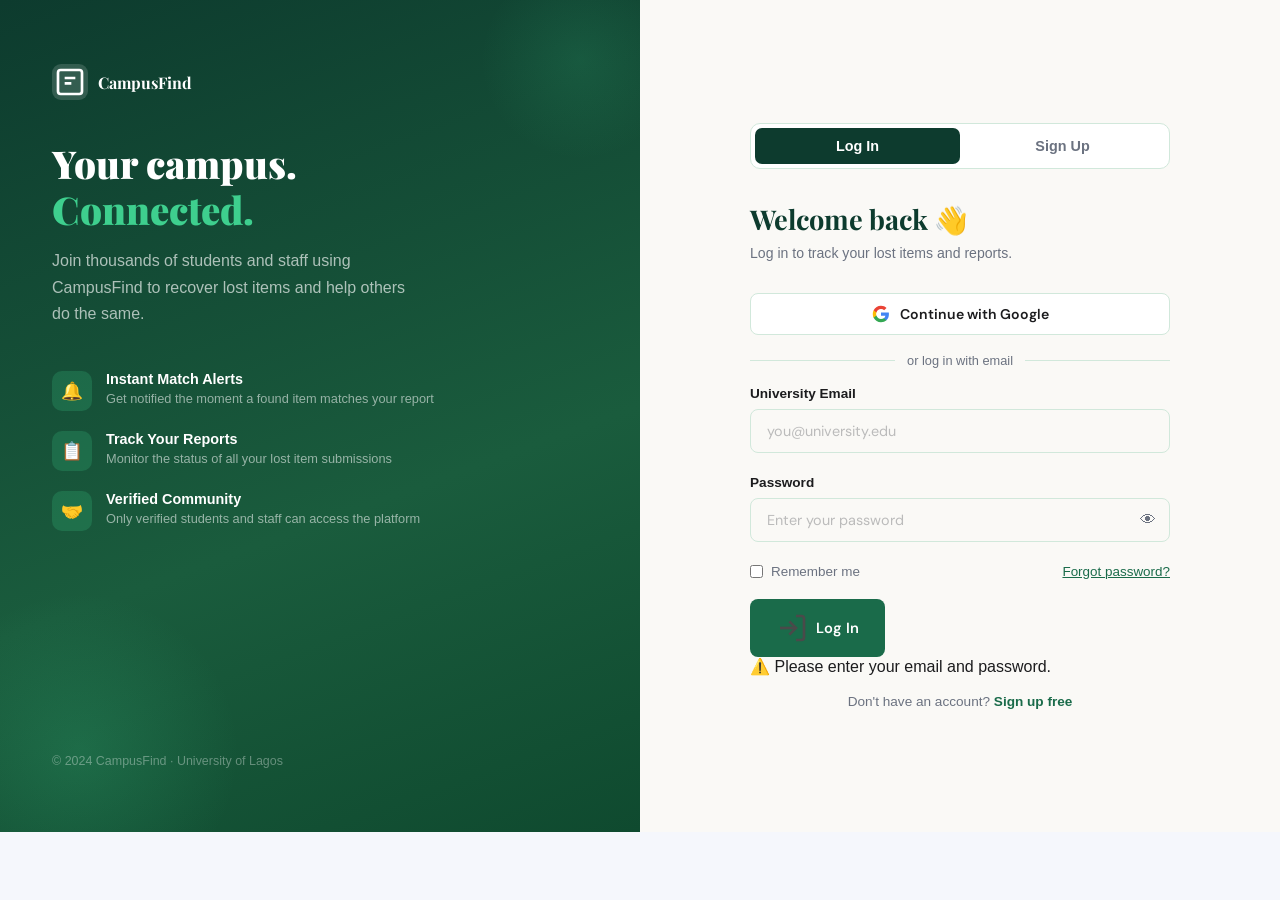
<file: pages/login.html>
<!DOCTYPE html>
<html lang="en">
<head>
    <meta charset="UTF-8">
    <meta name="viewport" content="width=device-width, initial-scale=1.0">
    <title>CampusFind – Lost & Found</title>
    <link
    href="https://fonts.googleapis.com/css2?family=Playfair+Display:wght@700;900&family=DM+Sans:wght@300;400;500;600&display=swap"
    rel="stylesheet">
    <link rel="stylesheet" href="../css/style.css">
</head>
<body>
    <!-- ══════════════ AUTH ══════════════ -->
<div class="page" id="page-auth">
  <div class="auth-page">
    <!-- Left panel -->
    <div class="auth-left">
      <div class="auth-left-content">
        <div class="auth-left-brand">
          <div class="auth-left-brand-icon">
            <svg width="18" height="18" viewBox="0 0 24 24" fill="none" stroke="#fff" stroke-width="2"><rect x="3" y="3" width="18" height="18" rx="2"/><path d="M8 9h8M8 13h5"/></svg>
          </div>
          <span>CampusFind</span>
        </div>
        <h2 class="auth-left-title">Your campus.<br><span>Connected.</span></h2>
        <p class="auth-left-sub">Join thousands of students and staff using CampusFind to recover lost items and help others do the same.</p>
        <div class="auth-perks">
          <div class="auth-perk"><div class="auth-perk-icon">🔔</div><div class="auth-perk-text"><strong>Instant Match Alerts</strong><span>Get notified the moment a found item matches your report</span></div></div>
          <div class="auth-perk"><div class="auth-perk-icon">📋</div><div class="auth-perk-text"><strong>Track Your Reports</strong><span>Monitor the status of all your lost item submissions</span></div></div>
          <div class="auth-perk"><div class="auth-perk-icon">🤝</div><div class="auth-perk-text"><strong>Verified Community</strong><span>Only verified students and staff can access the platform</span></div></div>
        </div>
      </div>
      <div class="auth-left-footer">© 2024 CampusFind · University of Lagos</div>
    </div>
 
    <!-- Right panel -->
    <div class="auth-right">
      <div class="auth-box">
        <!-- Tabs -->
        <div class="auth-tabs">
          <div class="auth-tab active" id="tab-login" onclick="switchTab('login')">Log In</div>
          <div class="auth-tab" id="tab-signup" onclick="switchTab('signup')">Sign Up</div>
        </div>
 
        <!-- LOGIN -->
        <div class="auth-panel active" id="panel-login">
          <h2 class="auth-heading">Welcome back 👋</h2>
          <p class="auth-sub">Log in to track your lost items and reports.</p>
          <button class="social-btn">
            <svg class="social-icon" viewBox="0 0 24 24"><path d="M22.56 12.25c0-.78-.07-1.53-.2-2.25H12v4.26h5.92c-.26 1.37-1.04 2.53-2.21 3.31v2.77h3.57c2.08-1.92 3.28-4.74 3.28-8.09z" fill="#4285F4"/><path d="M12 23c2.97 0 5.46-.98 7.28-2.66l-3.57-2.77c-.98.66-2.23 1.06-3.71 1.06-2.86 0-5.29-1.93-6.16-4.53H2.18v2.84C3.99 20.53 7.7 23 12 23z" fill="#34A853"/><path d="M5.84 14.09c-.22-.66-.35-1.36-.35-2.09s.13-1.43.35-2.09V7.07H2.18C1.43 8.55 1 10.22 1 12s.43 3.45 1.18 4.93l3.66-2.84z" fill="#FBBC05"/><path d="M12 5.38c1.62 0 3.06.56 4.21 1.64l3.15-3.15C17.45 2.09 14.97 1 12 1 7.7 1 3.99 3.47 2.18 7.07l3.66 2.84c.87-2.6 3.3-4.53 6.16-4.53z" fill="#EA4335"/></svg>
            Continue with Google
          </button>
          <div class="auth-divider">or log in with email</div>
          <div class="form-group">
            <label class="form-label">University Email</label>
            <input class="form-input" type="email" id="login-email" name="email" placeholder="you@university.edu">
          </div>
          <div class="form-group">
            <label class="form-label">Password</label>
            <div class="pwd-wrap">
              <input class="form-input" type="password" id="login-pwd" name="Password" placeholder="Enter your password">
              <span class="pwd-eye" onclick="togglePwd('login-pwd',this)">👁</span>
            </div>
          </div>
          <div class="remember-row">
            <label><input type="checkbox"> Remember me</label>
            <a>Forgot password?</a>
          </div>
          <button class="btn btn-primary btn-full" onclick="doLogin()">
            <svg width="15" height="15" viewBox="0 0 24 24" fill="none" stroke="currentColor" stroke-width="2"><path d="M15 3h4a2 2 0 0 1 2 2v14a2 2 0 0 1-2 2h-4"/><polyline points="10 17 15 12 10 7"/><line x1="15" y1="12" x2="3" y2="12"/></svg>
            Log In
          </button>
          <div class="toast toast-error" id="login-err">⚠️ <span id="login-err-msg">Please enter your email and password.</span></div>
          <div class="auth-switch">Don't have an account? <span onclick="switchTab('signup')">Sign up free</span></div>
        </div>
 
        <!-- SIGN UP -->
        <div class="auth-panel" id="panel-signup">
          <h2 class="auth-heading">Create account ✨</h2>
          <p class="auth-sub">Join CampusFind and never lose track of your belongings again.</p>
          <button class="social-btn">
            <svg class="social-icon" viewBox="0 0 24 24"><path d="M22.56 12.25c0-.78-.07-1.53-.2-2.25H12v4.26h5.92c-.26 1.37-1.04 2.53-2.21 3.31v2.77h3.57c2.08-1.92 3.28-4.74 3.28-8.09z" fill="#4285F4"/><path d="M12 23c2.97 0 5.46-.98 7.28-2.66l-3.57-2.77c-.98.66-2.23 1.06-3.71 1.06-2.86 0-5.29-1.93-6.16-4.53H2.18v2.84C3.99 20.53 7.7 23 12 23z" fill="#34A853"/><path d="M5.84 14.09c-.22-.66-.35-1.36-.35-2.09s.13-1.43.35-2.09V7.07H2.18C1.43 8.55 1 10.22 1 12s.43 3.45 1.18 4.93l3.66-2.84z" fill="#FBBC05"/><path d="M12 5.38c1.62 0 3.06.56 4.21 1.64l3.15-3.15C17.45 2.09 14.97 1 12 1 7.7 1 3.99 3.47 2.18 7.07l3.66 2.84c.87-2.6 3.3-4.53 6.16-4.53z" fill="#EA4335"/></svg>
            Sign up with Google
          </button>
          <div class="auth-divider">or sign up with email</div>
          <div class="form-row">
            <div class="form-group"><label class="form-label">First Name</label><input class="form-input" type="text" id="su-first" name="firstname" placeholder="John"></div>
            <div class="form-group"><label class="form-label">Last Name</label><input class="form-input" type="text" id="su-last"  name="lastname" placeholder="Doe"></div>
          </div>
          <div class="form-group">
            <label class="form-label">University Email</label>
            <input class="form-input" type="email"  name="email "id="su-email" placeholder="you@university.edu">
          </div>
          <div class="form-group">
            <label class="form-label">Password</label>
            <div class="pwd-wrap">
              <input class="form-input" type="password"  name="Password "id="su-pwd" placeholder="Create a strong password" oninput="checkStrength(this.value)">
              <span class="pwd-eye" onclick="togglePwd('su-pwd',this)">👁</span>
            </div>
            <div class="strength-bar">
              <div class="strength-seg" id="sb1"></div>
              <div class="strength-seg" id="sb2"></div>
              <div class="strength-seg" id="sb3"></div>
              <div class="strength-seg" id="sb4"></div>
            </div>
            <div class="strength-label" id="sb-label"></div>
          </div>
          <div class="terms-check">
            <input type="checkbox" id="terms">
            <label for="terms">I agree to the <a>Terms of Service</a> and <a>Privacy Policy</a></label>
          </div>
          <button class="btn btn-primary btn-full" onclick="doSignup()">
            <svg width="15" height="15" viewBox="0 0 24 24" fill="none" stroke="currentColor" stroke-width="2"><path d="M16 21v-2a4 4 0 0 0-4-4H5a4 4 0 0 0-4 4v2"/><circle cx="8.5" cy="7" r="4"/><line x1="20" y1="8" x2="20" y2="14"/><line x1="23" y1="11" x2="17" y2="11"/></svg>
            Create Account
          </button>
          <div class="toast toast-error" id="signup-err">⚠️ <span id="signup-err-msg">Please fill in all fields.</span></div>
          <div class="auth-switch">Already have an account? <span onclick="switchTab('login')">Log in</span></div>
        </div>
      </div>
    </div>
  </div>
</div>
  <script src="../js/index.js"></script>
</body>
</html>
</file>
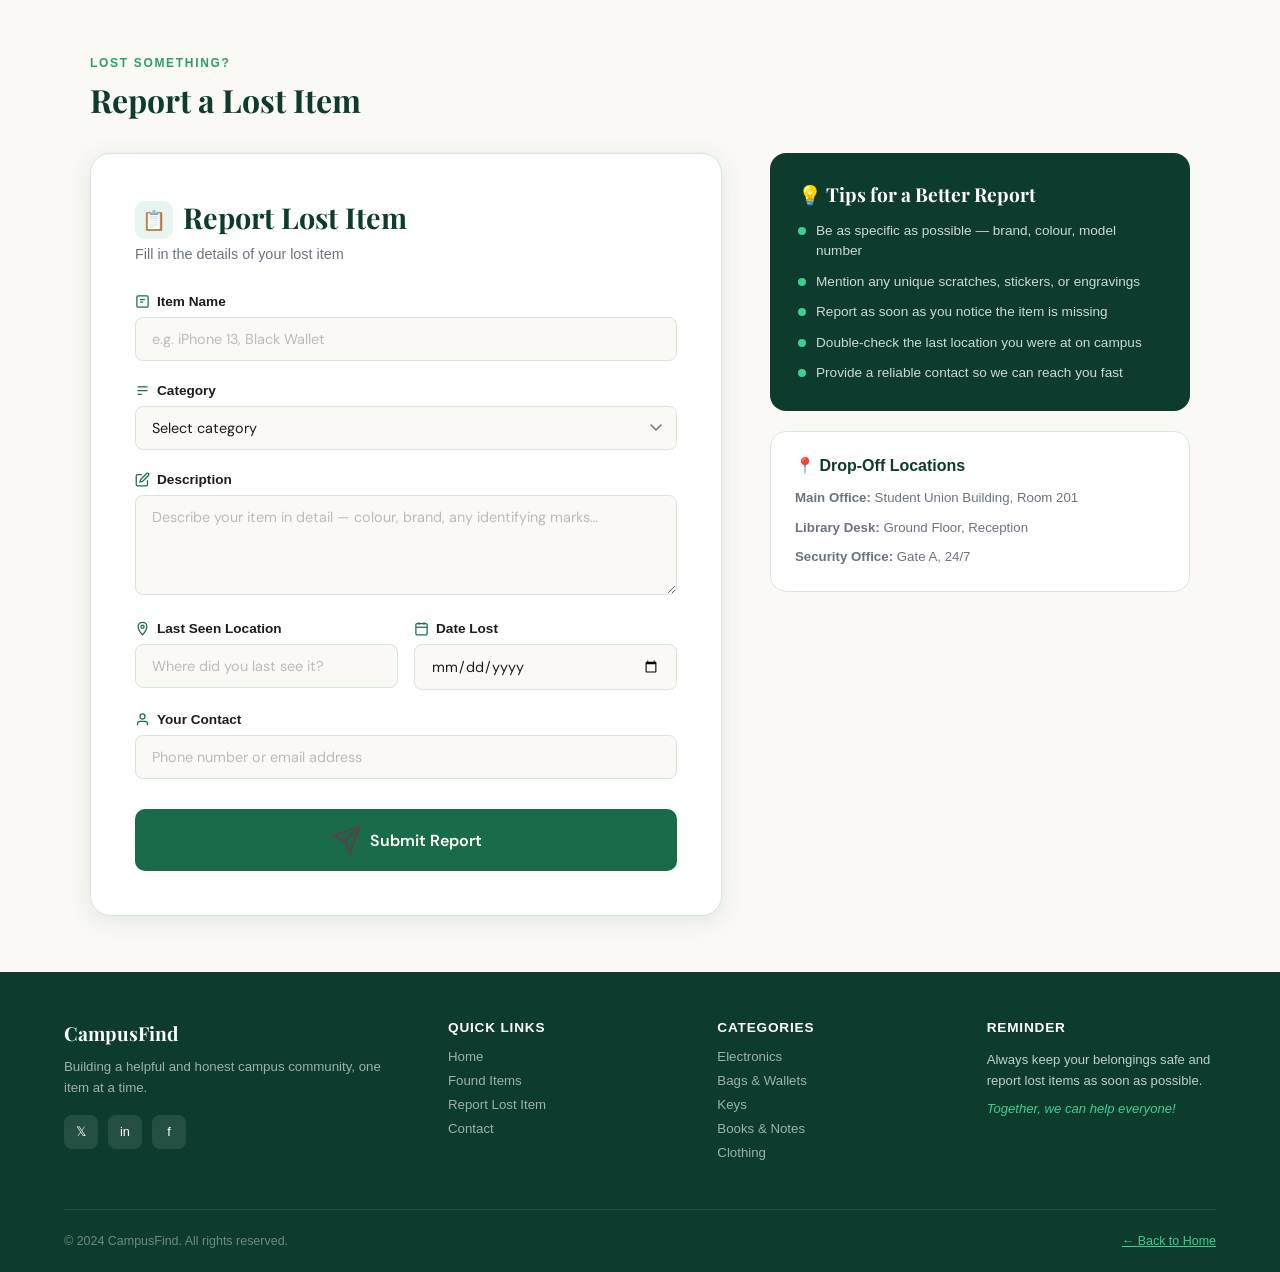
<file: pages/report.html>
<!DOCTYPE html>
<html lang="en">

<head>
    <meta charset="UTF-8">
    <meta name="viewport" content="width=device-width, initial-scale=1.0">
    <title>CampusFind – Lost & Found</title>
    <link
        href="https://fonts.googleapis.com/css2?family=Playfair+Display:wght@700;900&family=DM+Sans:wght@300;400;500;600&display=swap"
        rel="stylesheet">
    <link rel="stylesheet" href="../css/style.css">
</head>

<body>
    <!-- ═══════════════════════════ REPORT LOST ITEM PAGE ═══════════════════════════ -->
    <!-- Form -->
    <form action="https://formspree.io/f/xqerdzln" method="POST" class="report-lost-item-card">
        <div class="page" id="page-report">
            <div class="report-page">
                <div style="max-width:1100px; margin:0 auto;">
                    <div class="section-label">Lost Something?</div>
                    <h1
                        style="font-family:'Playfair Display',serif; font-size:2rem; color:var(--green-deep); margin-bottom:32px;">
                        Report a Lost Item</h1>
                </div>
                <div class="report-layout">
                    <div class="report-form-card">
                        <div style="display:flex;align-items:center;gap:10px;margin-bottom:4px;">
                            <div
                                style="width:38px;height:38px;background:var(--green-light);border-radius:10px;display:flex;align-items:center;justify-content:center;font-size:1.2rem;">
                                📋</div>
                            <h2 class="form-title">Report Lost Item</h2>
                        </div>
                        <p class="form-subtitle">Fill in the details of your lost item</p>

                        <div class="form-group">
                            <label class="form-label" name="item name">
                                <svg viewBox="0 0 24 24" fill="none" stroke="currentColor" stroke-width="2">
                                    <rect x="3" y="3" width="18" height="18" rx="2" />
                                    <path d="M8 9h8M8 13h5" />
                                </svg>
                                Item Name
                            </label>
                            <input class="form-input" name="Item name" type="text"
                                placeholder="e.g. iPhone 13, Black Wallet">
                        </div>

                        <div class="form-group">
                            <label class="form-label">
                                <svg viewBox="0 0 24 24" fill="none" stroke="currentColor" stroke-width="2">
                                    <path d="M4 6h16M4 12h16M4 18h7" />
                                </svg>
                                Category
                            </label>
                            <select class="form-select" name="select-category">
                                <option value="">Select category</option>
                                <option name="Electronics">Electronics</option>
                                <option name="Bags & Wallet ">Bags &amp; Wallets</option>
                                <option name="Keys & Access Cards">Keys &amp; Access Cards</option>
                                <option name="Books & Stationery">Books &amp; Stationery</option>
                                <option name="Clothing & Accessories">Clothing &amp; Accessories</option>
                                <option name="Jewellry">Jewellery</option>
                                <option name="Others">Other</option>
                            </select>
                        </div>

                        <div class="form-group">
                            <label class="form-label">
                                <svg viewBox="0 0 24 24" fill="none" stroke="currentColor" stroke-width="2">
                                    <path d="M11 4H4a2 2 0 0 0-2 2v14a2 2 0 0 0 2 2h14a2 2 0 0 0 2-2v-7" />
                                    <path d="M18.5 2.5a2.121 2.121 0 0 1 3 3L12 15l-4 1 1-4 9.5-9.5z" />
                                </svg>
                                Description
                            </label>
                            <textarea class="form-textarea" name="Description"
                                placeholder="Describe your item in detail — colour, brand, any identifying marks…"></textarea>
                        </div>

                        <div class="form-row">
                            <div class="form-group">
                                <label class="form-label">
                                    <svg viewBox="0 0 24 24" fill="none" stroke="currentColor" stroke-width="2">
                                        <path
                                            d="M12 2C8.13 2 5 5.13 5 9c0 5.25 7 13 7 13s7-7.75 7-13c0-3.87-3.13-7-7-7z" />
                                        <circle cx="12" cy="9" r="2.5" />
                                    </svg>
                                    Last Seen Location
                                </label>
                                <input class="form-input" type="text" name="Last seen location"
                                    placeholder="Where did you last see it?">
                            </div>
                            <div class="form-group">
                                <label class="form-label" name="Date lost">
                                    <svg viewBox="0 0 24 24" fill="none" stroke="currentColor" stroke-width="2">
                                        <rect x="3" y="4" width="18" height="18" rx="2" />
                                        <line x1="16" y1="2" x2="16" y2="6" />
                                        <line x1="8" y1="2" x2="8" y2="6" />
                                        <line x1="3" y1="10" x2="21" y2="10" />
                                    </svg>
                                    Date Lost
                                </label>
                                <input class="form-input" type="date" name="Date lost">
                            </div>
                        </div>

                        <div class="form-group">
                            <label class="form-label" name="Your Contact">
                                <svg viewBox="0 0 24 24" fill="none" stroke="currentColor" stroke-width="2">
                                    <path d="M20 21v-2a4 4 0 0 0-4-4H8a4 4 0 0 0-4 4v2" />
                                    <circle cx="12" cy="7" r="4" />
                                </svg>
                                Your Contact
                            </label>
                            <input class="form-input" type="text" name="Contact"
                                placeholder="Phone number or email address">
                        </div>

                        <button class="btn btn-primary form-submit" onclick="submitReport()">
                            <svg width="16" height="16" viewBox="0 0 24 24" fill="none" stroke="currentColor"
                                stroke-width="2">
                                <line x1="22" y1="2" x2="11" y2="13" />
                                <polygon points="22 2 15 22 11 13 2 9 22 2" />
                            </svg>
                            Submit Report
                        </button>
                        <div class="success-msg" id="report-success">
                            <span>✅</span> Your report has been submitted! We'll contact you when there's a match.
                        </div>
                    </div>
    </form>

    <div class="report-sidebar">
        <div class="tip-card">
            <h3>💡 Tips for a Better Report</h3>
            <ul class="tip-list">
                <li><span class="tip-dot"></span>Be as specific as possible — brand, colour, model
                    number</li>
                <li><span class="tip-dot"></span>Mention any unique scratches, stickers, or engravings
                </li>
                <li><span class="tip-dot"></span>Report as soon as you notice the item is missing</li>
                <li><span class="tip-dot"></span>Double-check the last location you were at on campus
                </li>
                <li><span class="tip-dot"></span>Provide a reliable contact so we can reach you fast
                </li>
            </ul>
        </div>
        <div style="background:var(--white); border:1px solid var(--border); border-radius:16px; padding:24px;">
            <h3 style="font-size:1rem; font-weight:700; color:var(--green-deep); margin-bottom:12px;">📍
                Drop-Off
                Locations</h3>
            <p style="font-size:0.83rem; color:var(--muted); line-height:1.6; margin-bottom:8px;">
                <strong>Main
                    Office:</strong> Student Union Building, Room 201
            </p>
            <p style="font-size:0.83rem; color:var(--muted); line-height:1.6; margin-bottom:8px;">
                <strong>Library
                    Desk:</strong> Ground Floor, Reception
            </p>
            <p style="font-size:0.83rem; color:var(--muted); line-height:1.6;"><strong>Security
                    Office:</strong> Gate
                A, 24/7</p>
        </div>
    </div>
    </div>
    </div>
    <footer>
        <div class="footer-grid">
            <div class="footer-brand">
                <strong>CampusFind</strong>
                <p>Building a helpful and honest campus community, one item at a time.</p>
                <div class="footer-socials">
                    <a href="#">𝕏</a>
                    <a href="#">in</a>
                    <a href="#">f</a>
                </div>
            </div>
            <div class="footer-col">
                <h4>Quick Links</h4>
                <a href="../index.html">Home</a>
                <a href="./found.html">Found Items</a>
                <a href="./report.html">Report Lost Item</a>
                <a href="./contact.html">Contact</a>
            </div>
            <div class="footer-col">
                <h4>Categories</h4>
                <a>Electronics</a>
                <a>Bags &amp; Wallets</a>
                <a>Keys</a>
                <a>Books &amp; Notes</a>
                <a>Clothing</a>
            </div>
            <div class="footer-col">
                <h4>Reminder</h4>
                <p style="font-size:0.82rem; line-height:1.6;">Always keep your belongings safe and report
                    lost items as soon
                    as possible.</p>
                <p style="font-size:0.82rem; margin-top:10px; color:var(--green-accent); font-style:italic;">
                    Together, we can
                    help everyone!</p>
            </div>
        </div>
        <div class="footer-bottom" style="padding-top:24px; border-top:1px solid rgba(255,255,255,0.1);">
            <span>© 2024 CampusFind. All rights reserved.</span>
            <span><a style="color:var(--green-accent); cursor:pointer;" onclick="showPage('home')" href="../index.html">← Back to
                    Home</a></span>
        </div>
    </footer>
    </div>
    <script src="../js/index.js"></script>
</body>

</html>
</file>
<file: css/style.css>
:root {
    --green-deep: #0d3b2e;
    --green-mid: #1a6b4a;
    --green-bright: #2d9e6b;
    --green-light: #e8f5ef;
    --green-accent: #3ecf8e;
    --cream: #faf9f6;
    --charcoal: #1c1c1e;
    --muted: #6b7280;
    --border: #d1e8db;
    --white: #ffffff;
    --shadow: 0 4px 24px rgba(13,59,46,0.10);
    --shadow-lg: 0 12px 48px rgba(13,59,46,0.18);
    --radius: 14px;
    --radius-sm: 8px;
  }

  * { margin: 0; padding: 0; box-sizing: border-box; }

  body {
    font-family: 'DM Sans', sans-serif;
    background: var(--cream);
    color: var(--charcoal);
    min-height: 100vh;
  }

  /* ── PAGE SYSTEM ── */
  .page { animation: fadeIn 0.45s ease; }
  .page.active { display: block; }
  @keyframes fadeIn { from { opacity: 0; transform: translateY(16px); } to { opacity: 1; transform: translateY(0); } }

  /* ── NAV ── */
  nav {
    position: sticky; top: 0; z-index: 100;
    background: var(--white);
    border-bottom: 1px solid var(--border);
    display: flex; align-items: center; justify-content: space-between;
    padding: 0 5%;
    height: 68px;
    box-shadow: 0 2px 12px rgba(13,59,46,0.07);
  }
  .nav-brand { display: flex; align-items: center; gap: 10px; cursor: pointer; }
  .nav-logo {
    width: 40px; height: 40px;
    background: var(--green-deep);
    border-radius: 10px;
    display: flex; align-items: center; justify-content: center;
  }
  .nav-logo svg { width: 22px; height: 22px; fill: none; stroke: #fff; stroke-width: 2; }
  .nav-brand-text { line-height: 1.1; }
  .nav-brand-text strong { font-size: 1rem; font-family: 'Playfair Display', serif; color: var(--green-deep); display: block; }
  .nav-brand-text span { font-size: 0.65rem; letter-spacing: 0.12em; color: var(--muted); text-transform: uppercase; }
  .nav-links { display: flex; gap: 6px; align-items: center; }
  .nav-links a {
    padding: 8px 16px; border-radius: 8px;
    font-size: 0.9rem; font-weight: 500;
    color: var(--charcoal); cursor: pointer;
    transition: all 0.2s;
    text-decoration: none;
  }
  .nav-links a:hover { background: var(--green-light); color: var(--green-mid); }
  .nav-links a.active { color: var(--green-mid); border-bottom: 2.5px solid var(--green-mid); border-radius: 0; }
  .nav-links a.nav-cta {
    background: var(--green-deep); color: #fff; border-radius: 8px;
    margin-left: 8px;
  }
  .nav-links a.nav-cta:hover { background: var(--green-mid); }

  /* ── BUTTONS ── */
  .btn {
    display: inline-flex; align-items: center; gap: 8px;
    padding: 13px 26px; border-radius: var(--radius-sm);
    font-family: 'DM Sans', sans-serif; font-weight: 600; font-size: 0.92rem;
    cursor: pointer; border: none; transition: all 0.22s;
    text-decoration: none;
  }
  .btn-primary { background: var(--green-mid); color: #fff; text-decoration: none; border-bottom: #555;}
  .btn-primary:hover { background: var(--green-mid); transform: translateY(-2px); box-shadow: 0 6px 20px rgba(13,59,46,0.25); }
  .btn-outline { background: transparent; color: var(--green-deep); border: 2px solid var(--green-deep); }
  .btn-outline:hover { background: var(--green-light); transform: translateY(-2px); }
  .btn-accent { background: var(--green-bright); color: #fff; }
  .btn-accent:hover { background: var(--green-mid); transform: translateY(-2px); }
  .btn-sm { padding: 9px 18px; font-size: 0.83rem; }

  /* ── HERO ── */
  .hero {
    background: linear-gradient(135deg, var(--green-light) 0%, #d0efe2 60%, #f0faf5 100%);
    padding: 80px 5% 70px;
    display: grid; grid-template-columns: 1fr 1fr; gap: 40px;
    align-items: center; min-height: 480px;
    position: relative; overflow: hidden;
  }
  .hero::before {
    content: '';
    position: absolute; top: -60px; right: -60px;
    width: 380px; height: 380px;
    border-radius: 50%;
    background: radial-gradient(circle, rgba(62,207,142,0.15) 0%, transparent 70%);
  }
  .hero-text { position: relative; z-index: 1; }
  .hero-tag {
    display: inline-block; padding: 5px 14px;
    background: rgba(13,59,46,0.08); border-radius: 20px;
    font-size: 0.78rem; font-weight: 600; letter-spacing: 0.08em;
    color: var(--green-mid); text-transform: uppercase; margin-bottom: 18px;
  }
  .hero-title {
    font-family: 'Playfair Display', serif;
    font-size: clamp(2.4rem, 4vw, 3.4rem);
    font-weight: 900; line-height: 1.1;
    color: var(--charcoal); margin-bottom: 10px;
  }
  .hero-title span { color: var(--green-bright); display: block; }
  .hero-sub { font-size: 1.05rem; color: var(--muted); line-height: 1.65; margin: 16px 0 32px; max-width: 420px; }
  .hero-btns { display: flex; gap: 14px; flex-wrap: wrap; }
  .hero-visual {
    position: relative; z-index: 1;
    display: flex; align-items: center; justify-content: center;
  }
  .hero-circle {
    width: 300px; height: 300px; border-radius: 50%;
    background: radial-gradient(circle at 40% 40%, rgba(62,207,142,0.25), rgba(13,59,46,0.08));
    display: flex; align-items: center; justify-content: center;
    position: relative;
  }
  .hero-icon-grid {
    display: grid; grid-template-columns: 1fr 1fr; gap: 16px;
  }
  .hero-item-card {
    background: var(--white); border-radius: 12px; padding: 16px;
    box-shadow: var(--shadow); display: flex; flex-direction: column;
    align-items: center; gap: 6px; min-width: 90px;
    animation: float 3s ease-in-out infinite;
  }
  .hero-item-card:nth-child(2) { animation-delay: 0.8s; }
  .hero-item-card:nth-child(3) { animation-delay: 1.6s; }
  .hero-item-card:nth-child(4) { animation-delay: 2.4s; }
  @keyframes float { 0%,100% { transform: translateY(0); } 50% { transform: translateY(-8px); } }
  .hero-item-card .item-emoji { font-size: 1.8rem; }
  .hero-item-card span { font-size: 0.72rem; font-weight: 600; color: var(--muted); }
  .hero-stats { display: flex; gap: 40px; margin-top: 36px; }
  .stat strong { font-family: 'Playfair Display', serif; font-size: 1.9rem; color: var(--green-deep); }
  .stat p { font-size: 0.8rem; color: var(--muted); margin-top: 2px; }

  /* ── SECTION WRAPPER ── */
  .section { padding: 64px 5%; }
  .section-header { margin-bottom: 40px; }
  .section-label {
    font-size: 0.75rem; font-weight: 700; letter-spacing: 0.14em;
    text-transform: uppercase; color: var(--green-bright); margin-bottom: 8px;
  }
  .section-title { font-family: 'Playfair Display', serif; font-size: 2.1rem; font-weight: 700; color: var(--charcoal); }
  .section-sub { color: var(--muted); margin-top: 8px; max-width: 500px; line-height: 1.6; }

  /* ── HOW IT WORKS ── */
  .how-grid { display: grid; grid-template-columns: repeat(3, 1fr); gap: 28px; }
  .how-card {
    background: var(--white); border-radius: var(--radius);
    padding: 32px 28px; border: 1px solid var(--border);
    position: relative; overflow: hidden; transition: all 0.25s;
  }
  .how-card:hover { transform: translateY(-4px); box-shadow: var(--shadow-lg); }
  .how-card::before {
    content: attr(data-num);
    position: absolute; top: -12px; right: 20px;
    font-family: 'Playfair Display', serif; font-size: 5rem;
    font-weight: 900; color: var(--green-light); line-height: 1;
  }
  .how-icon {
    width: 48px; height: 48px; background: var(--green-light);
    border-radius: 12px; display: flex; align-items: center;
    justify-content: center; margin-bottom: 16px;
    font-size: 1.4rem;
  }
  .how-card h3 { font-size: 1.05rem; font-weight: 700; margin-bottom: 8px; color: var(--charcoal); }
  .how-card p { font-size: 0.88rem; color: var(--muted); line-height: 1.6; }

  /* ── RECENT FOUND ── */
  .found-preview { background: var(--green-deep); }
  .found-preview .section-title { color: var(--white); }
  .found-preview .section-label { color: var(--green-accent); }
  .found-preview .section-sub { color: rgba(255,255,255,0.65); }
  .found-header-row { display: flex; align-items: flex-end; justify-content: space-between; margin-bottom: 36px; }
  .found-preview-grid { display: grid; grid-template-columns: repeat(4,1fr); gap: 20px; }
  .item-card {
    background: rgba(255,255,255,0.07);
    border: 1px solid rgba(255,255,255,0.12);
    border-radius: var(--radius); overflow: hidden;
    transition: all 0.25s; cursor: pointer;
  }
  .item-card:hover { background: rgba(255,255,255,0.13); transform: translateY(-4px); }
  .item-card-img {
    height: 130px; background: rgba(255,255,255,0.06);
    display: flex; align-items: center; justify-content: center;
    font-size: 3rem; position: relative;
  }
  .item-badge {
    position: absolute; top: 10px; left: 10px;
    background: var(--green-bright); color: #fff;
    font-size: 0.68rem; font-weight: 700; padding: 3px 10px;
    border-radius: 20px; text-transform: uppercase; letter-spacing: 0.05em;
  }
  .item-card-body { padding: 16px; }
  .item-card-body h4 { font-size: 0.95rem; font-weight: 700; color: #fff; margin-bottom: 6px; }
  .item-meta { display: flex; align-items: center; gap: 6px; font-size: 0.78rem; color: rgba(255,255,255,0.55); margin-bottom: 4px; }
  .item-meta svg { width: 12px; height: 12px; flex-shrink: 0; }
  .contact-btn {
    display: flex; align-items: center; gap: 6px; margin-top: 12px;
    padding: 8px 14px; border-radius: 6px;
    background: rgba(62,207,142,0.18); color: var(--green-accent);
    font-size: 0.78rem; font-weight: 600; cursor: pointer;
    border: 1px solid rgba(62,207,142,0.3); transition: all 0.2s;
    width: fit-content;
  }
  .contact-btn:hover { background: rgba(62,207,142,0.28); }

  /* ── REPORT FORM PAGE ── */
  .report-page { background: var(--cream); min-height: calc(100vh - 68px); padding: 56px 5%; }
  .report-layout { display: grid; grid-template-columns: 1fr 420px; gap: 48px; align-items: start; max-width: 1100px; margin: 0 auto; }
  .report-form-card {
    background: var(--white); border-radius: 20px; padding: 44px;
    border: 1px solid var(--border); box-shadow: var(--shadow);
  }
  .form-title { font-family: 'Playfair Display', serif; font-size: 1.8rem; color: var(--green-deep); margin-bottom: 6px; }
  .form-subtitle { font-size: 0.9rem; color: var(--muted); margin-bottom: 32px; }
  .form-group { margin-bottom: 22px; }
  .form-label {
    display: flex; align-items: center; gap: 7px;
    font-size: 0.85rem; font-weight: 600; color: var(--charcoal);
    margin-bottom: 8px;
  }
  .form-label svg { width: 15px; height: 15px; color: var(--green-mid); }
  .form-input, .form-select, .form-textarea {
    width: 100%; padding: 12px 16px; border-radius: var(--radius-sm);
    border: 1.5px solid var(--border); background: var(--cream);
    font-family: 'DM Sans', sans-serif; font-size: 0.9rem; color: var(--charcoal);
    transition: border 0.2s, box-shadow 0.2s;
    outline: none;
  }
  .form-input:focus, .form-select:focus, .form-textarea:focus {
    border-color: var(--green-bright);
    box-shadow: 0 0 0 3px rgba(45,158,107,0.12);
    background: var(--white);
  }
  .form-input::placeholder, .form-textarea::placeholder { color: #bbb; }
  .form-textarea { min-height: 100px; resize: vertical; }
  .form-select { appearance: none; cursor: pointer; background-image: url("data:image/svg+xml,%3Csvg xmlns='http://www.w3.org/2000/svg' width='12' height='8' viewBox='0 0 12 8'%3E%3Cpath d='M1 1l5 5 5-5' stroke='%236b7280' stroke-width='1.5' fill='none' stroke-linecap='round'/%3E%3C/svg%3E"); background-repeat: no-repeat; background-position: right 14px center; }
  .form-row { display: grid; grid-template-columns: 1fr 1fr; gap: 16px; }
  .form-submit { width: 100%; margin-top: 8px; justify-content: center; padding: 15px; font-size: 1rem; border-radius: 10px; }
  .report-sidebar { position: sticky; top: 90px; }
  .tip-card {
    background: var(--green-deep); color: #fff; border-radius: 16px; padding: 28px;
    margin-bottom: 20px;
  }
  .tip-card h3 { font-family: 'Playfair Display', serif; font-size: 1.2rem; margin-bottom: 14px; }
  .tip-list { list-style: none; display: flex; flex-direction: column; gap: 10px; }
  .tip-list li { display: flex; gap: 10px; font-size: 0.85rem; color: rgba(255,255,255,0.8); line-height: 1.5; }
  .tip-dot { width: 8px; height: 8px; border-radius: 50%; background: var(--green-accent); flex-shrink: 0; margin-top: 6px; }
  .success-msg {
    display: none; background: #ecfdf5; border: 1.5px solid #6ee7b7;
    border-radius: 10px; padding: 18px 20px; color: #065f46;
    font-size: 0.9rem; font-weight: 500; margin-top: 16px;
    align-items: center; gap: 10px;
  }
  .success-msg.show { display: flex; }

  /* ── FOUND ITEMS PAGE ── */
  .found-page { background: var(--cream); min-height: calc(100vh - 68px); padding: 56px 5%; }
  .found-page-header { display: flex; align-items: center; justify-content: space-between; flex-wrap: wrap; gap: 16px; margin-bottom: 36px; }
  .found-page-title { font-family: 'Playfair Display', serif; font-size: 2rem; color: var(--green-deep); }
  .search-filter-bar { display: flex; gap: 12px; flex-wrap: wrap; }
  .search-box {
    display: flex; align-items: center; gap: 8px;
    background: var(--white); border: 1.5px solid var(--border);
    border-radius: 8px; padding: 10px 14px;
    min-width: 240px;
  }
  .search-box input {
    border: none; outline: none; font-family: 'DM Sans', sans-serif;
    font-size: 0.88rem; background: transparent; color: var(--charcoal);
    flex: 1;
  }
  .search-box svg { width: 16px; height: 16px; color: var(--muted); flex-shrink: 0; }
  .filter-select {
    padding: 10px 36px 10px 14px; border-radius: 8px;
    border: 1.5px solid var(--border); background: var(--white);
    font-family: 'DM Sans', sans-serif; font-size: 0.88rem;
    appearance: none; cursor: pointer; outline: none;
    background-image: url("data:image/svg+xml,%3Csvg xmlns='http://www.w3.org/2000/svg' width='12' height='8' viewBox='0 0 12 8'%3E%3Cpath d='M1 1l5 5 5-5' stroke='%236b7280' stroke-width='1.5' fill='none' stroke-linecap='round'/%3E%3C/svg%3E");
    background-repeat: no-repeat; background-position: right 12px center;
  }
  .found-grid { display: grid; grid-template-columns: repeat(auto-fill, minmax(240px, 1fr)); gap: 24px; }
  .found-card {
    background: var(--white); border-radius: var(--radius);
    border: 1px solid var(--border); overflow: hidden;
    transition: all 0.25s; cursor: default;
  }
  .found-card:hover { transform: translateY(-5px); box-shadow: var(--shadow-lg); }
  .found-card-img {
    height: 160px; background: var(--green-light);
    display: flex; align-items: center; justify-content: center;
    font-size: 4rem; position: relative;
  }
  .found-card-img .item-badge {
    background: var(--green-bright); color: #fff;
  }
  .found-card-body { padding: 18px; }
  .found-card-body h4 { font-size: 1rem; font-weight: 700; color: var(--charcoal); margin-bottom: 8px; }
  .found-meta { font-size: 0.8rem; color: var(--muted); display: flex; align-items: center; gap: 5px; margin-bottom: 4px; }
  .found-contact-btn {
    display: flex; align-items: center; gap: 6px; margin-top: 14px;
    padding: 9px 16px; border-radius: 7px;
    background: var(--green-light); color: var(--green-mid);
    font-size: 0.82rem; font-weight: 600; cursor: pointer;
    border: 1px solid var(--border); transition: all 0.2s;
    width: 100%; justify-content: center;
  }
  .found-contact-btn:hover { background: var(--green-deep); color: #fff; }
  .items-count { font-size: 0.88rem; color: var(--muted); margin-bottom: 20px; }
  .items-count strong { color: var(--green-deep); }

  /* ── CONTACT PAGE ── */
  .contact-page { background: var(--cream); min-height: calc(100vh - 68px); }
  .contact-hero {
    background: linear-gradient(135deg, var(--green-deep) 0%, #1a5c3d 100%);
    padding: 70px 5%;
    text-align: center; color: #fff;
  }
  .contact-hero h1 { font-family: 'Playfair Display', serif; font-size: 2.6rem; margin-bottom: 12px; }
  .contact-hero p { font-size: 1.05rem; color: rgba(255,255,255,0.7); max-width: 480px; margin: 0 auto; }
  .contact-body { padding: 64px 5%; display: grid; grid-template-columns: 1fr 1.4fr; gap: 52px; max-width: 1100px; margin: 0 auto; align-items: start; }
  .contact-info-card {
    background: var(--white); border-radius: 20px; padding: 36px;
    border: 1px solid var(--border); box-shadow: var(--shadow);
  }
  .contact-info-title { font-family: 'Playfair Display', serif; font-size: 1.35rem; color: var(--green-deep); margin-bottom: 24px; }
  .contact-item {
    display: flex; gap: 16px; align-items: flex-start;
    padding: 16px 0; border-bottom: 1px solid var(--border);
  }
  .contact-item:last-child { border-bottom: none; }
  .contact-icon {
    width: 44px; height: 44px; border-radius: 10px;
    background: var(--green-light); display: flex; align-items: center;
    justify-content: center; flex-shrink: 0;
  }
  .contact-icon svg { width: 20px; height: 20px; stroke: var(--green-mid); }
  .contact-item-text label { font-size: 0.75rem; font-weight: 700; text-transform: uppercase; letter-spacing: 0.1em; color: var(--muted); }
  .contact-item-text p { font-size: 0.92rem; font-weight: 500; color: var(--charcoal); margin-top: 2px; }
  .hours-box { background: var(--green-light); border-radius: 12px; padding: 20px; margin-top: 20px; }
  .hours-box h4 { font-size: 0.85rem; font-weight: 700; color: var(--green-deep); margin-bottom: 10px; }
  .hours-row { display: flex; justify-content: space-between; font-size: 0.83rem; margin-bottom: 6px; }
  .hours-row span { color: var(--muted); }
  .hours-row strong { color: var(--green-deep); }
  .contact-form-card {
    background: var(--white); border-radius: 20px; padding: 44px;
    border: 1px solid var(--border); box-shadow: var(--shadow);
  }
  .faq-section { padding: 56px 5%; max-width: 820px; margin: 0 auto; }
  .faq-title { font-family: 'Playfair Display', serif; font-size: 1.7rem; color: var(--green-deep); text-align: center; margin-bottom: 32px; }
  .faq-item { border: 1px solid var(--border); border-radius: 10px; margin-bottom: 12px; overflow: hidden; }
  .faq-q {
    display: flex; justify-content: space-between; align-items: center;
    padding: 18px 22px; cursor: pointer; background: var(--white);
    font-weight: 600; font-size: 0.92rem; color: var(--charcoal);
    transition: background 0.2s;
  }
  .faq-q:hover { background: var(--green-light); }
  .faq-q.open { background: var(--green-light); color: var(--green-deep); }
  .faq-a { display: none; padding: 0 22px 18px; font-size: 0.88rem; color: var(--muted); line-height: 1.65; background: var(--green-light); }
  .faq-a.open { display: block; }
  .faq-chevron { transition: transform 0.25s; font-size: 1.1rem; color: var(--green-mid); }
  .faq-q.open .faq-chevron { transform: rotate(180deg); }

  /* ── FOOTER ── */
  footer {
    background: var(--green-deep); color: rgba(255,255,255,0.75);
    padding: 48px 5% 24px;
  }
  .footer-grid { display: grid; grid-template-columns: 1.5fr 1fr 1fr 1fr; gap: 40px; margin-bottom: 40px; }
  .footer-brand strong { font-family: 'Playfair Display', serif; color: #fff; font-size: 1.2rem; }
  .footer-brand p { font-size: 0.83rem; margin-top: 10px; line-height: 1.6; color: rgba(255,255,255,0.6); }
  .footer-socials { display: flex; gap: 10px; margin-top: 16px; }
  .footer-socials a {
    width: 34px; height: 34px; border-radius: 8px;
    background: rgba(255,255,255,0.1); display: flex; align-items: center;
    justify-content: center; font-size: 0.8rem; color: #fff; text-decoration: none;
    transition: background 0.2s;
  }
  .footer-socials a:hover { background: var(--green-bright); }
  .footer-col h4 { color: #fff; font-size: 0.85rem; font-weight: 700; margin-bottom: 14px; letter-spacing: 0.06em; text-transform: uppercase; }
  .footer-col a { display: block; font-size: 0.83rem; color: rgba(255,255,255,0.6); margin-bottom: 9px; cursor: pointer; text-decoration: none; transition: color 0.2s; }
  .footer-col a:hover { color: var(--green-accent); }
  .footer-bottom { border-top: 1px solid rgba(255,255,255,0.1); padding-top: 20px; display: flex; justify-content: space-between; font-size: 0.78rem; color: rgba(255,255,255,0.4); }

  /* ── MAP PLACEHOLDER ── */
  .map-placeholder {
    background: var(--green-light); border-radius: 14px; height: 180px;
    display: flex; align-items: center; justify-content: center;
    border: 1px solid var(--border); margin-top: 20px;
    flex-direction: column; gap: 8px; color: var(--green-mid);
    font-size: 0.85rem; font-weight: 600;
  }

  /* =========================
   Mobile Responsive
========================= */

/* Tablets */
@media (max-width: 992px) {

    .cont3{
        font-size: 2.3rem;
    }

    .cont4{
        font-size: 1rem;
    }

    .cont5{
        display: grid;
        grid-template-columns: repeat(2,1fr);
        gap: 20px;
    }

    .cont6,
    .cont10,
    .cont13,
    .cont16{
        width: 100%;
        height: auto;
    }
}


/* Mobile */
@media (max-width: 768px){

    .trust{
        padding: 60px 20px;
    }

    .cont2{
        text-align: center;
        margin-bottom: 35px;
    }

    .cont3{
        font-size: 2rem;
        line-height: 1.3;
    }

    .cont4{
        font-size: 16px;
        line-height: 1.6;
        width: 100%;
    }

    .cont5{
        display: flex;
        flex-direction: column;
        gap: 20px;
    }

    .cont6,
    .cont10,
    .cont13,
    .cont16{
        width: 100%;
        height: auto;
        padding: 25px;
        border-radius: 18px;
    }

    .cont8,
    .cont11,
    .cont14,
    .cont17{
        font-size: 22px;
        margin-top: 15px;
    }

    .cont9,
    .cont12,
    .cont15,
    .cont18{
        font-size: 16px;
        line-height: 1.7;
    }

    .material-symbols-outlined1 svg,
    .material-symbols-outlined2 svg,
    .material-symbols-outlined3 svg,
    .material-symbols-outlined4 svg{
        width: 32px;
        height: 32px;
    }

}

/* Small Phones */
@media (max-width:480px){

    .trust{
        padding:50px 15px;
        
    }

    .cont3{
        font-size:1.8rem;
    }

    .cont4{
        font-size:15px;
    }

    .cont6,
    .cont10,
    .cont13,
    .cont16{
        padding:20px;
    }

    .cont8,
    .cont11,
    .cont14,
    .cont17{
        font-size:20px;
    }

    .cont9,
    .cont12,
    .cont15,
    .cont18{
        font-size:15px;
    }
}

/* Main Section */
.trust {
  background-color:var(--green-deep);
  color: #ffffff;
  padding: 80px 20px;
}

/* Container */
.cont2 {
  max-width: 1200px;
  margin: 0 auto;
}

/* Heading Section */
.cont2 {
  text-align: center;
  margin-top: 16px;
   margin-bottom: 64px;
   max-width: 700px;
  margin: 0 auto;
}

/* .cont2 {
  margin-bottom: 64px;
}

.cont2 {
  max-width: 700px;
  margin: 0 auto;
}

.cont2 {
  margin-top: 16px;
} */

.cont3 {
  font-size: 2.5rem;
  font-weight: 700;
  line-height: 1.2;
}

.cont4 {
  font-size: 1.05rem;
  line-height: 1.7;
  opacity: 0.8;
}

/* Grid Layout */
.cont5 {
  display: flex;
  gap: 24px;
  grid-template-columns: 1fr;
}

/* Cards */
.cont6 , .cont10, .cont13 , .cont16 {
  padding: 24px;
  transition: all 0.3s ease;
  border-radius: 20px;
  background: rgba(255, 255, 255, 0.05);
  border: 1px solid rgba(255, 255, 255, 0.1);
  
}

.cont6:hover,.cont10:hover ,.cont13:hover ,.cont16:hover{
  transform: translateY(-5px);
    box-shadow: 0 12px 25px rgba(0,0,0,.08);
    cursor:pointer;
    

}

/* Icons */
.material-symbols-outlined1 , .material-symbols-outlined2 , 
.material-symbols-outlined3,
.material-symbols-outlined4{
  font-size: 48px;
}

.material-symbols-outlined1 svg, .material-symbols-outlined2 svg, 
.material-symbols-outlined3 svg,
.material-symbols-outlined4 svg{
  color: rgb(109 254 156 / var(--tw-text-opacity, 1));
}


/* Card Heading */
.cont8 , .cont11 ,  .cont14, .cont17{
  font-size: 1rem;
  line-height: 1.6;
  cursor:pointer;
  font-weight: 700;
  opacity: 0.7; 
}

/* Tablet */
@media (min-width: 768px) {
  .md\:grid-cols-2 {
    grid-template-columns: repeat(2, 1fr);
  }

  .md\:px-margin-desktop {
    padding-left: 60px;
    padding-right: 60px;
  }
}

/* Desktop */
@media (min-width: 1024px) {
  .lg\:grid-cols-4 {
    grid-template-columns: repeat(4, 1fr);
  }
}


/* ==========================
   Safety Tips Section
========================== */

body {
    margin: 0;
    padding: 0;
    font-family: "Poppins", sans-serif;
    background: #f5f7fc;
}

.container {
    max-width: 1300px;
    margin: 80px auto;
    padding: 0 20px;
}

.container2 {
    text-align: center;
    font-size: 23px;
    font-weight: 400;
    color: #12233d;
    margin-bottom: 60px;
}

/* Cards Grid */

.container3 {
    display: grid;
    grid-template-columns: repeat(3, 1fr);
    gap: 20px;
}

/* Card Design */

.card {
    background: #fff;
    border-radius: 15px;
    padding: 20px;
    display: flex;
    align-items: flex-start;
    gap: 20px;
    box-shadow: 0 5px 18px rgba(0,0,0,.05);
    transition: .3s;
}

.card:hover{
    transform: translateY(-5px);
    box-shadow: 0 12px 25px rgba(0,0,0,.08);
    cursor:pointer;
}

/* Icon Boxes */

.container1{
    width:50px;
    height:50px;
    background:#63F28D;
    border-radius:18px;
    display:flex;
    justify-content:center;
    align-items:center;
    flex-shrink:0;
}

.container7,
.container10,
.container12,
.container14,
.container16{
    width:70px;
    height:70px;
    background:#e9f0ff;
    border-radius:18px;
    display:flex;
    justify-content:center;
    align-items:center;
    flex-shrink:0;
}

/* SVG */

svg{
    width:32px;
    height:32px;
    color:#4a4a4a;
}

.container svg{
    color:color;
}

/* Titles */

.container5,
.container8,
.container11,
.label2,
.label3,
.label4{
    margin:0;
    font-size:23px;
    font-weight:250;
    color:#12233d;
}

/* Paragraph */

.container6,
.container9,
.text-label1,
.container13,
.container15,
.container17{
    margin-top:14px;
    font-size:12px;
    line-height:1.7;
    color:#555;
}

/* Responsive */

@media(max-width:992px){

.container3{
    grid-template-columns:repeat(2,1fr);
}

}

@media(max-width:768px){

.container h2{
    font-size:2.2rem;
}

.container3{
    grid-template-columns:1fr;
}

.card,
.card1,
.card2,
.card3,
.card4,
.card5{
    padding:15px;
}

}

  /* AUTH PAGE */
  .auth-page { min-height: calc(100vh - 68px); display: grid; grid-template-columns: 1fr 1fr; }
  .auth-left { background: linear-gradient(160deg, var(--green-deep) 0%, #1a5c3d 60%, #0f4a2f 100%); padding: 64px 52px; display: flex; flex-direction: column; justify-content: space-between; position: relative; overflow: hidden; }
  .auth-left::before { content: ''; position: absolute; bottom: -80px; left: -80px; width: 320px; height: 320px; border-radius: 50%; background: radial-gradient(circle, rgba(62,207,142,0.18) 0%, transparent 70%); }
  .auth-left::after { content: ''; position: absolute; top: -40px; right: -40px; width: 200px; height: 200px; border-radius: 50%; background: radial-gradient(circle, rgba(62,207,142,0.12) 0%, transparent 70%); }
  .auth-left-content { position: relative; z-index: 1; }
  .auth-left-brand { display: flex; align-items: center; gap: 10px; margin-bottom: 40px; }
  .auth-left-brand-icon { width: 36px; height: 36px; background: rgba(255,255,255,0.15); border-radius: 9px; display: flex; align-items: center; justify-content: center; }
  .auth-left-brand span { font-family: 'Playfair Display', serif; color: #fff; font-size: 1rem; font-weight: 700; }
  .auth-left-title { font-family: 'Playfair Display', serif; font-size: 2.4rem; font-weight: 900; color: #fff; line-height: 1.2; margin-bottom: 16px; }
  .auth-left-title span { color: var(--green-accent); }
  .auth-left-sub { color: rgba(255,255,255,0.65); font-size: 1rem; line-height: 1.65; max-width: 360px; }
  .auth-perks { margin-top: 44px; display: flex; flex-direction: column; gap: 20px; }
  .auth-perk { display: flex; align-items: flex-start; gap: 14px; }
  .auth-perk-icon { width: 40px; height: 40px; border-radius: 10px; background: rgba(62,207,142,0.2); display: flex; align-items: center; justify-content: center; font-size: 1.1rem; flex-shrink: 0; }
  .auth-perk-text strong { font-size: 0.9rem; color: #fff; display: block; margin-bottom: 2px; }
  .auth-perk-text span { font-size: 0.8rem; color: rgba(255,255,255,0.55); line-height: 1.5; }
  .auth-left-footer { position: relative; z-index: 1; color: rgba(255,255,255,0.35); font-size: 0.78rem; }
  .auth-right { background: var(--cream); display: flex; align-items: center; justify-content: center; padding: 48px 52px; }
  .auth-box { width: 100%; max-width: 420px; }
  .auth-tabs { display: flex; background: var(--white); border: 1.5px solid var(--border); border-radius: 10px; padding: 4px; margin-bottom: 32px; }
  .auth-tab { flex: 1; text-align: center; padding: 10px; border-radius: 7px; font-size: 0.9rem; font-weight: 600; cursor: pointer; color: var(--muted); transition: all 0.22s; }
  .auth-tab.active { background: var(--green-deep); color: #fff; }
  .auth-panel { display: none; }
  .auth-panel.active { display: block; animation: fadeIn 0.3s ease; }
  .auth-heading { font-family: 'Playfair Display', serif; font-size: 1.7rem; color: var(--green-deep); margin-bottom: 6px; }
  .auth-sub { font-size: 0.88rem; color: var(--muted); margin-bottom: 28px; line-height: 1.5; }
  .auth-divider { display: flex; align-items: center; gap: 12px; margin: 18px 0; color: var(--muted); font-size: 0.8rem; }
  .auth-divider::before, .auth-divider::after { content: ''; flex: 1; height: 1px; background: var(--border); }
  .social-btn { display: flex; align-items: center; justify-content: center; gap: 10px; width: 100%; padding: 11px; border-radius: 8px; border: 1.5px solid var(--border); background: var(--white); font-family: 'DM Sans', sans-serif; font-size: 0.88rem; font-weight: 600; cursor: pointer; color: var(--charcoal); transition: all 0.2s; margin-bottom: 10px; }
  .social-btn:hover { border-color: var(--green-bright); background: var(--green-light); }
  .social-icon { width: 18px; height: 18px; }
  .pwd-wrap { position: relative; }
  .pwd-wrap .form-input { padding-right: 44px; }
  .pwd-eye { position: absolute; right: 14px; top: 50%; transform: translateY(-50%); cursor: pointer; color: var(--muted); font-size: 1rem; user-select: none; }
  .remember-row { display: flex; align-items: center; justify-content: space-between; margin-bottom: 20px; }
  .remember-row label { display: flex; align-items: center; gap: 8px; font-size: 0.84rem; color: var(--muted); cursor: pointer; }
  .remember-row a { font-size: 0.84rem; color: var(--green-mid); cursor: pointer; text-decoration: underline; }
  .auth-switch { text-align: center; margin-top: 18px; font-size: 0.85rem; color: var(--muted); }
  .auth-switch span { color: var(--green-mid); cursor: pointer; font-weight: 600; }
  .auth-switch span:hover { text-decoration: underline; }
  .strength-bar { display: flex; gap: 4px; margin-top: 6px; }
  .strength-seg { flex: 1; height: 3px; border-radius: 3px; background: var(--border); transition: background 0.3s; }
  .strength-label { font-size: 0.74rem; color: var(--muted); margin-top: 4px; height: 16px; }
  .terms-check { display: flex; align-items: flex-start; gap: 8px; margin-bottom: 20px; }
  .terms-check input { margin-top: 3px; accent-color: var(--green-mid); }
  .terms-check label { font-size: 0.82rem; color: var(--muted); line-height: 1.5; }
  .terms-check a { color: var(--green-mid); cursor: pointer; }
 
  /* FOOTER */
  /* footer { background: var(--green-deep); color: rgba(255,255,255,0.75); padding: 48px 5% 24px; }
  .footer-grid { display: grid; grid-template-columns: 1.5fr 1fr 1fr 1fr; gap: 40px; margin-bottom: 40px; }
  .footer-brand strong { font-family: 'Playfair Display', serif; color: #fff; font-size: 1.2rem; }
  .footer-brand p { font-size: 0.83rem; margin-top: 10px; line-height: 1.6; color: rgba(255,255,255,0.6); }
  .footer-socials { display: flex; gap: 10px; margin-top: 16px; }
  .footer-socials a { width: 34px; height: 34px; border-radius: 8px; background: rgba(255,255,255,0.1); display: flex; align-items: center; justify-content: center; font-size: 0.8rem; color: #fff; text-decoration: none; transition: background 0.2s; }
  .footer-socials a:hover { background: var(--green-bright); }
  .footer-col h4 { color: #fff; font-size: 0.85rem; font-weight: 700; margin-bottom: 14px; letter-spacing: 0.06em; text-transform: uppercase; }
  .footer-col a { display: block; font-size: 0.83rem; color: rgba(255,255,255,0.6); margin-bottom: 9px; cursor: pointer; text-decoration: none; transition: color 0.2s; }
  .footer-col a:hover { color: var(--green-accent); }
  .footer-bottom { border-top: 1px solid rgba(255,255,255,0.1); padding-top: 20px; display: flex; justify-content: space-between; font-size: 0.78rem; color: rgba(255,255,255,0.4); } */
 
  /* RESPONSIVE */
  @media (max-width: 860px) {
    .hero { grid-template-columns: 1fr; }
    .hero-visual { display: none; }
    .how-grid { grid-template-columns: 1fr; }
    .found-preview-grid { grid-template-columns: 1fr 1fr; }
    .report-layout { grid-template-columns: 1fr; }
    .report-sidebar { position: static; }
    .contact-body { grid-template-columns: 1fr; }
    .footer-grid { grid-template-columns: 1fr 1fr; }
    nav { padding: 0 4%; }
    .nav-links { display: none; }
    .auth-page { grid-template-columns: 1fr; }
    .auth-left { display: none; }
    .auth-right { padding: 36px 24px; }
  }
</file>
